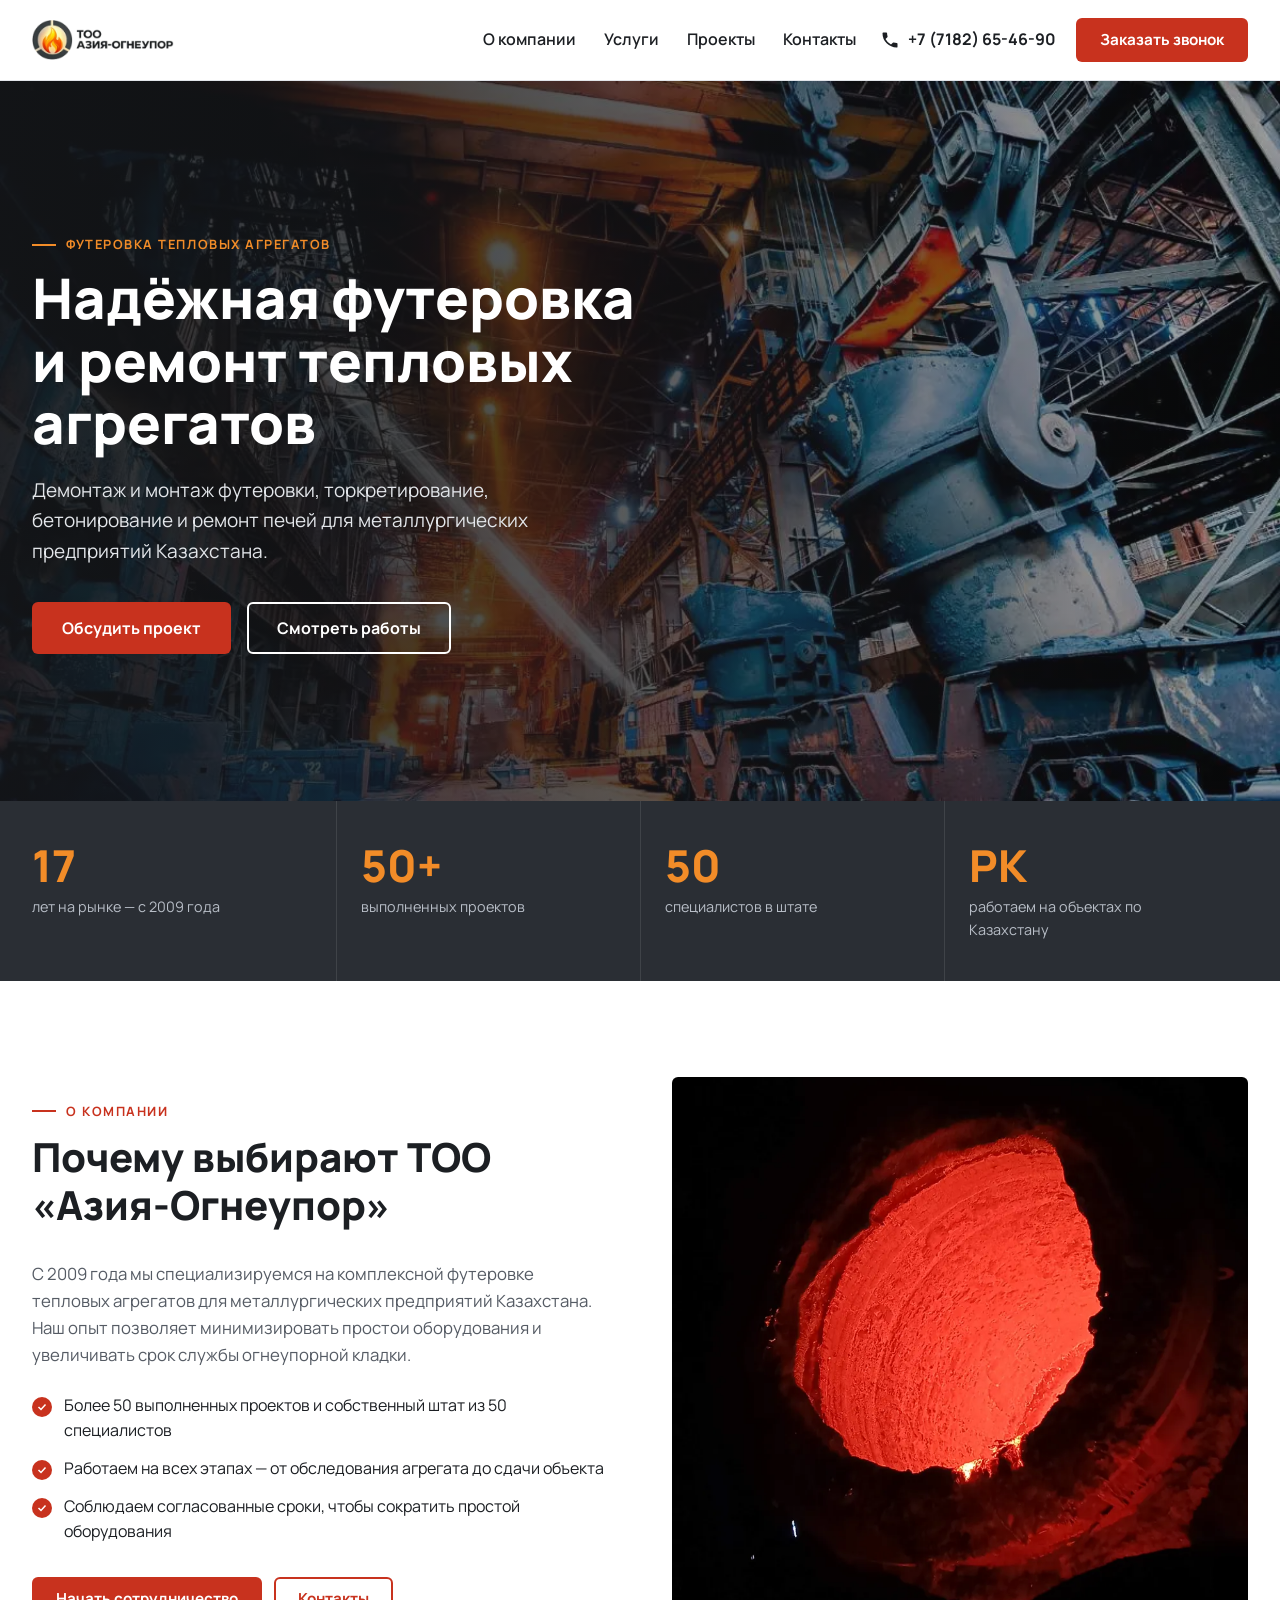
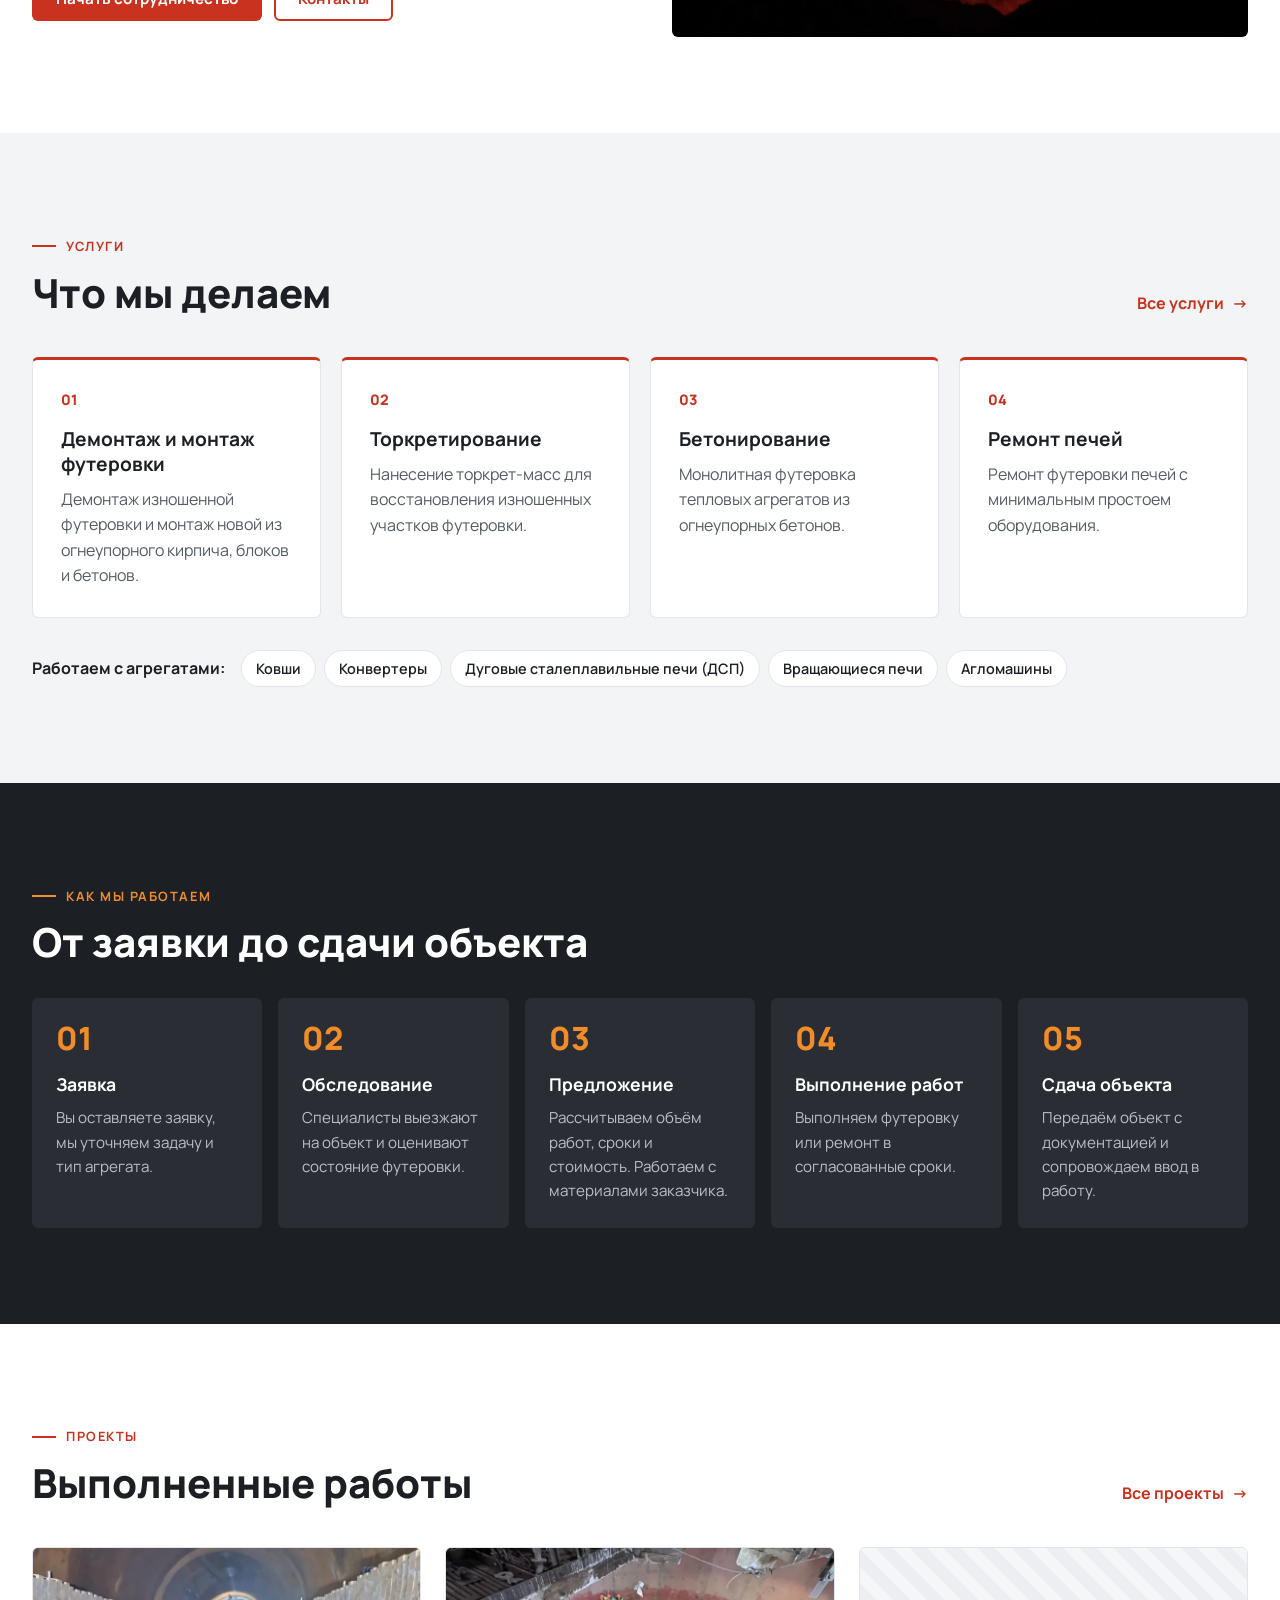
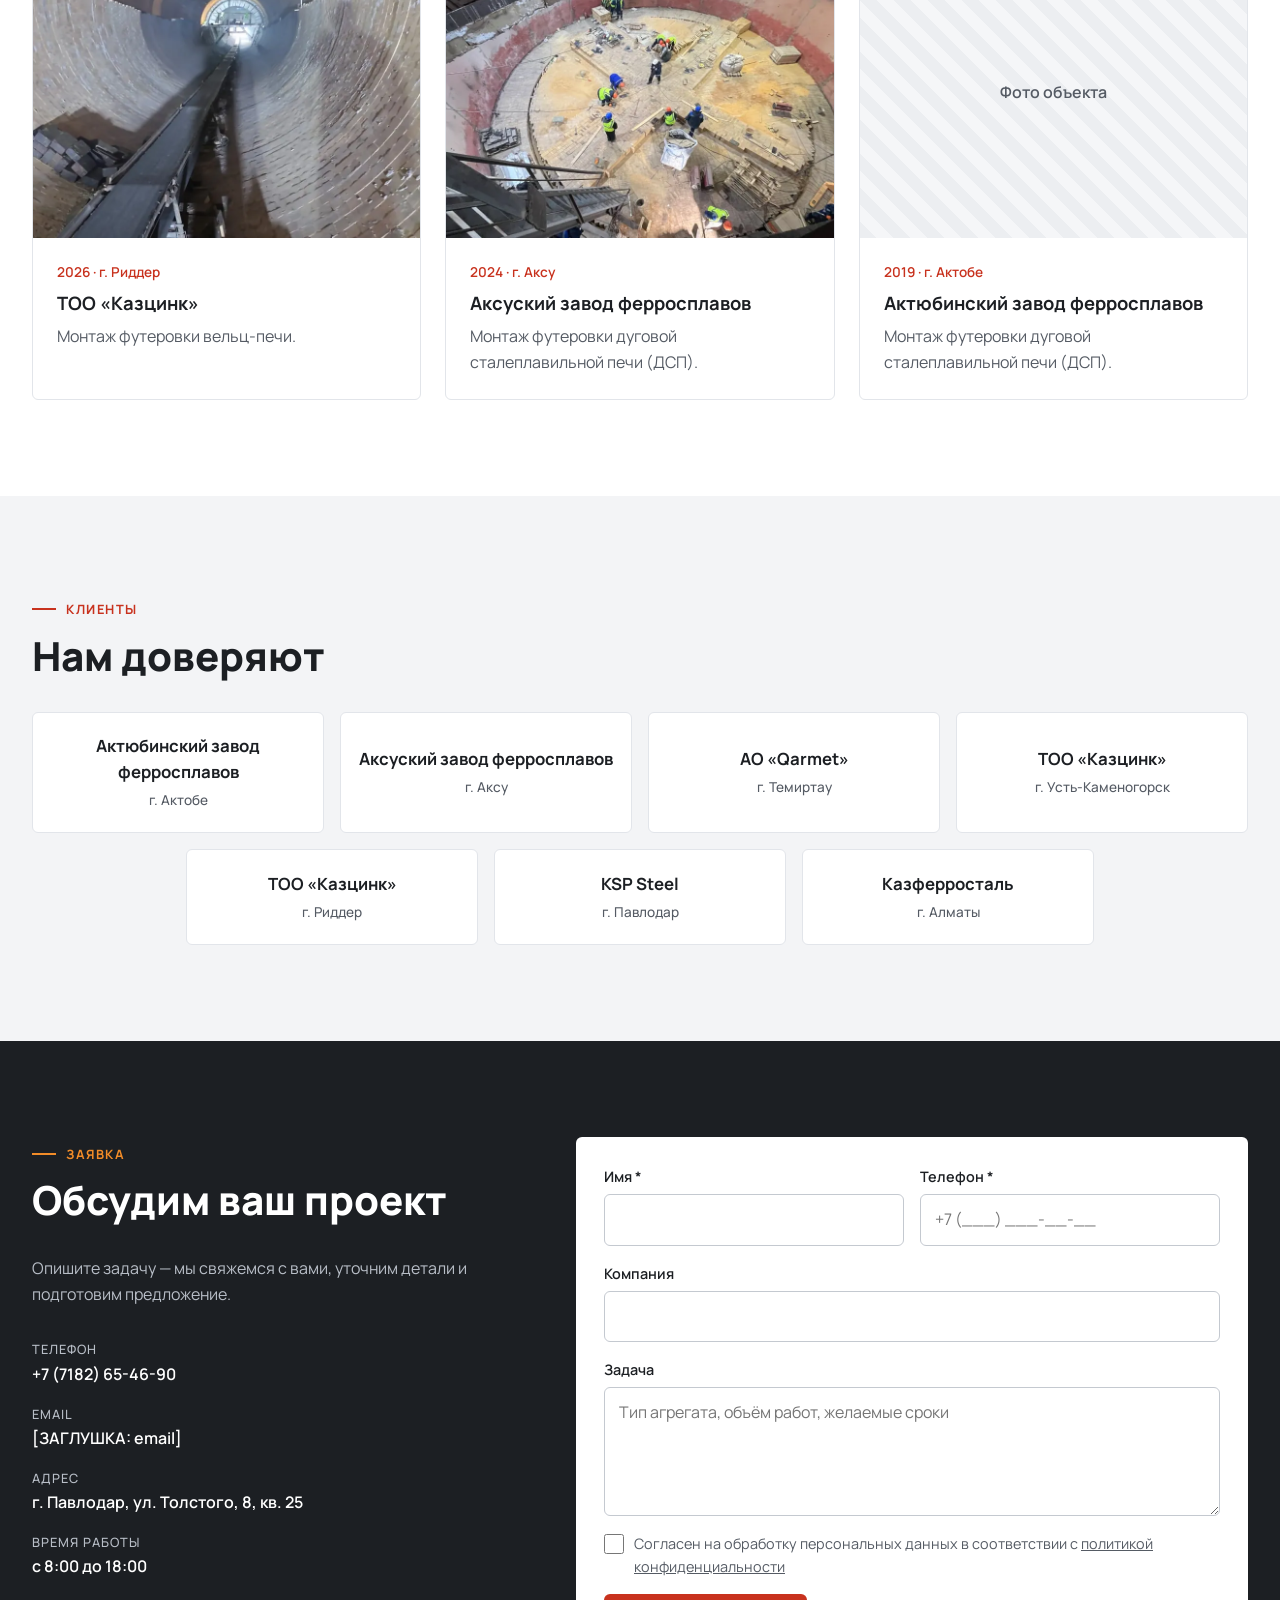
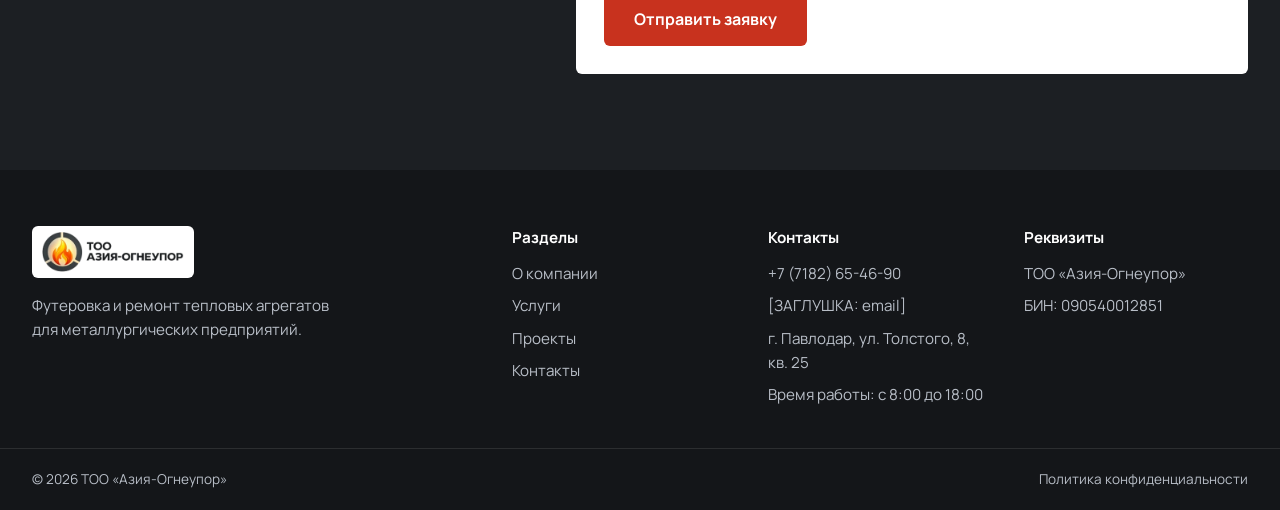
<file: index.html>
<!DOCTYPE html>
<html lang="ru">

<head>
  <meta charset="UTF-8">
  <meta name="viewport" content="width=device-width, initial-scale=1.0">
  <title>ТОО «Азия-Огнеупор» — футеровка и ремонт тепловых агрегатов</title>
  <meta name="description"
    content="Демонтаж и монтаж футеровки, торкретирование, бетонирование и ремонт печей для металлургических предприятий Казахстана. ТОО «Азия-Огнеупор» — с 2009 года.">
  <!-- [ЗАГЛУШКА: заменить https://example.kz на настоящий домен] -->
  <link rel="canonical" href="https://example.kz/">
  <meta property="og:type" content="website">
  <meta property="og:locale" content="ru_RU">
  <meta property="og:site_name" content="ТОО «Азия-Огнеупор»">
  <meta property="og:title" content="ТОО «Азия-Огнеупор» — футеровка и ремонт тепловых агрегатов">
  <meta property="og:description"
    content="Комплексные решения по монтажу огнеупорных материалов для металлургической отрасли.">
  <meta property="og:url" content="https://example.kz/">
  <meta property="og:image" content="https://example.kz/images/og-image.jpg">
  <meta name="theme-color" content="#1c1f23">
  <link rel="icon" type="image/png" href="images/favicon.png">
  <link rel="preconnect" href="https://fonts.googleapis.com">
  <link rel="preconnect" href="https://fonts.gstatic.com" crossorigin>
  <link href="https://fonts.googleapis.com/css2?family=Manrope:wght@400;500;600;700;800&display=swap"
    rel="stylesheet">
  <link rel="preload" as="image" href="images/hero-bg.webp" type="image/webp">
  <link rel="stylesheet" href="style.css">
  <script src="script.js" defer></script>
</head>

<body>
  <a class="skip-link" href="#main">Перейти к содержимому</a>

  <header class="header" id="header">
    <div class="container header__inner">
      <a href="index.html" class="logo" aria-label="ТОО «Азия-Огнеупор» — на главную">
        <img src="images/logo.webp" alt="" class="logo__img" width="177" height="50">
      </a>

      <nav class="nav" id="nav" aria-label="Основное меню">
        <ul class="nav__list">
          <li><a href="#about" class="nav__link">О компании</a></li>
          <li><a href="services.html" class="nav__link">Услуги</a></li>
          <li><a href="projects.html" class="nav__link">Проекты</a></li>
          <li><a href="contacts.html" class="nav__link">Контакты</a></li>
        </ul>
        <div class="nav__mobile-contacts">
          <a href="tel:+77182654690" class="nav__phone">+7 (7182) 65-46-90</a>
          <button type="button" class="btn btn--primary" data-modal-open="callback">Заказать звонок</button>
        </div>
      </nav>

      <div class="header__actions">
        <a href="tel:+77182654690" class="header__phone">
          <svg class="icon" width="20" height="20" viewBox="0 0 24 24" aria-hidden="true">
            <path fill="currentColor"
              d="M6.6 10.8a15.2 15.2 0 0 0 6.6 6.6l2.2-2.2a1 1 0 0 1 1-.25 11.4 11.4 0 0 0 3.6.57 1 1 0 0 1 1 1V20a1 1 0 0 1-1 1A17 17 0 0 1 3 4a1 1 0 0 1 1-1h3.5a1 1 0 0 1 1 1c0 1.25.2 2.45.57 3.57a1 1 0 0 1-.25 1z" />
          </svg>
          <span>+7 (7182) 65-46-90</span>
        </a>
        <button type="button" class="btn btn--primary header__btn" data-modal-open="callback">Заказать звонок</button>
        <button type="button" class="burger" id="burger" aria-label="Открыть меню" aria-expanded="false"
          aria-controls="nav">
          <span class="burger__line"></span>
        </button>
      </div>
    </div>
  </header>

  <main id="main">
    <!-- Первый экран -->
    <section class="hero">
      <picture class="hero__bg">
        <source srcset="images/hero-bg.webp" type="image/webp">
        <img src="images/hero-bg.jpg" alt="" width="1200" height="675" fetchpriority="high">
      </picture>
      <div class="container hero__inner">
        <p class="eyebrow eyebrow--light">Футеровка тепловых агрегатов</p>
        <h1 class="hero__title">Надёжная футеровка и&nbsp;ремонт тепловых агрегатов</h1>
        <p class="hero__subtitle">
          Демонтаж и монтаж футеровки, торкретирование, бетонирование и ремонт печей для металлургических предприятий
          Казахстана.
        </p>
        <div class="hero__buttons">
          <a href="#request" class="btn btn--primary btn--lg">Обсудить проект</a>
          <a href="projects.html" class="btn btn--ghost btn--lg">Смотреть работы</a>
        </div>
      </div>
    </section>

    <!-- Цифры -->
    <section class="facts" aria-label="Компания в цифрах">
      <div class="container facts__grid">
        <div class="fact">
          <!-- Число лет пересчитывается в script.js от даты основания -->
          <p class="fact__value" data-years-since="2009-05-22">17</p>
          <p class="fact__label">лет на рынке — с&nbsp;2009 года</p>
        </div>
        <div class="fact">
          <p class="fact__value">50+</p>
          <p class="fact__label">выполненных проектов</p>
        </div>
        <div class="fact">
          <p class="fact__value">50</p>
          <p class="fact__label">специалистов в штате</p>
        </div>
        <div class="fact">
          <p class="fact__value">РК</p>
          <p class="fact__label">работаем на объектах по Казахстану</p>
        </div>
      </div>
    </section>

    <!-- О компании -->
    <section class="section about" id="about">
      <div class="container about__inner">
        <div class="about__content">
          <p class="eyebrow">О компании</p>
          <h2 class="section__title">Почему выбирают ТОО «Азия-Огнеупор»</h2>
          <p class="about__text">
            С 2009 года мы специализируемся на комплексной футеровке тепловых агрегатов для металлургических
            предприятий Казахстана. Наш опыт позволяет минимизировать простои оборудования и увеличивать срок
            службы огнеупорной кладки.
          </p>
          <ul class="checklist">
            <li>Более 50 выполненных проектов и собственный штат из 50 специалистов</li>
            <li>Работаем на всех этапах — от обследования агрегата до сдачи объекта</li>
            <li>Соблюдаем согласованные сроки, чтобы сократить простой оборудования</li>
            <!-- [ЗАГЛУШКА: допуски, сертификаты, лицензии — пользователь дополнит позже] -->
          </ul>
          <div class="about__buttons">
            <a href="#request" class="btn btn--primary">Начать сотрудничество</a>
            <a href="contacts.html" class="btn btn--outline">Контакты</a>
          </div>
        </div>
        <div class="about__media">
          <picture>
            <source srcset="images/about-image.webp" type="image/webp">
            <img src="images/about-image-opt.jpg" alt="Сталеплавильный ковш с раскалённой футеровкой" width="900"
              height="1200" loading="lazy" decoding="async">
          </picture>
        </div>
      </div>
    </section>

    <!-- Услуги -->
    <section class="section section--gray" id="services">
      <div class="container">
        <div class="section__head">
          <div>
            <p class="eyebrow">Услуги</p>
            <h2 class="section__title">Что мы делаем</h2>
          </div>
          <a href="services.html" class="link-arrow">Все услуги</a>
        </div>
        <ul class="cards cards--4">
          <li class="card">
            <div class="card__icon" aria-hidden="true">01</div>
            <h3 class="card__title">Демонтаж и монтаж футеровки</h3>
            <p class="card__text">Демонтаж изношенной футеровки и монтаж новой из огнеупорного кирпича, блоков
              и бетонов.</p>
          </li>
          <li class="card">
            <div class="card__icon" aria-hidden="true">02</div>
            <h3 class="card__title">Торкретирование</h3>
            <p class="card__text">Нанесение торкрет-масс для восстановления изношенных участков футеровки.</p>
          </li>
          <li class="card">
            <div class="card__icon" aria-hidden="true">03</div>
            <h3 class="card__title">Бетонирование</h3>
            <p class="card__text">Монолитная футеровка тепловых агрегатов из огнеупорных бетонов.</p>
          </li>
          <li class="card">
            <div class="card__icon" aria-hidden="true">04</div>
            <h3 class="card__title">Ремонт печей</h3>
            <p class="card__text">Ремонт футеровки печей с минимальным простоем оборудования.</p>
          </li>
        </ul>
        <div class="tags">
          <p class="tags__title">Работаем с агрегатами:</p>
          <ul class="tags__list">
            <li class="tag">Ковши</li>
            <li class="tag">Конвертеры</li>
            <li class="tag">Дуговые сталеплавильные печи (ДСП)</li>
            <li class="tag">Вращающиеся печи</li>
            <li class="tag">Агломашины</li>
          </ul>
        </div>
      </div>
    </section>

    <!-- Этапы работы -->
    <section class="section section--dark">
      <div class="container">
        <p class="eyebrow eyebrow--light">Как мы работаем</p>
        <h2 class="section__title">От заявки до сдачи объекта</h2>
        <ol class="steps">
          <li class="step">
            <h3 class="step__title">Заявка</h3>
            <p class="step__text">Вы оставляете заявку, мы уточняем задачу и тип агрегата.</p>
          </li>
          <li class="step">
            <h3 class="step__title">Обследование</h3>
            <p class="step__text">Специалисты выезжают на объект и оценивают состояние футеровки.</p>
          </li>
          <li class="step">
            <h3 class="step__title">Предложение</h3>
            <p class="step__text">Рассчитываем объём работ, сроки и стоимость. Работаем с материалами заказчика.</p>
          </li>
          <li class="step">
            <h3 class="step__title">Выполнение работ</h3>
            <p class="step__text">Выполняем футеровку или ремонт в согласованные сроки.</p>
          </li>
          <li class="step">
            <h3 class="step__title">Сдача объекта</h3>
            <p class="step__text">Передаём объект с документацией и сопровождаем ввод в работу.</p>
          </li>
        </ol>
      </div>
    </section>

    <!-- Проекты -->
    <section class="section" id="projects">
      <div class="container">
        <div class="section__head">
          <div>
            <p class="eyebrow">Проекты</p>
            <h2 class="section__title">Выполненные работы</h2>
          </div>
          <a href="projects.html" class="link-arrow">Все проекты</a>
        </div>
        <ul class="projects">
          <li class="project">
            <picture class="project__media">
              <source srcset="images/project-ridder-2026.webp" type="image/webp">
              <img src="images/project-ridder-2026.jpg" alt="Новая кирпичная футеровка вельц-печи, ТОО «Казцинк», Риддер" width="800" height="600" loading="lazy"
                decoding="async">
            </picture>
            <div class="project__body">
              <p class="project__meta">2026 · г. Риддер</p>
              <h3 class="project__title">ТОО «Казцинк»</h3>
              <p class="project__text">Монтаж футеровки вельц-печи.</p>
            </div>
          </li>
          <li class="project">
            <picture class="project__media">
              <source srcset="images/project-aksu-2024.webp" type="image/webp">
              <img src="images/project-aksu-2024.jpg" alt="Монтаж футеровки подины ДСП, Аксуский завод ферросплавов" width="800" height="600" loading="lazy"
                decoding="async">
            </picture>
            <div class="project__body">
              <p class="project__meta">2024 · г. Аксу</p>
              <h3 class="project__title">Аксуский завод ферросплавов</h3>
              <p class="project__text">Монтаж футеровки дуговой сталеплавильной печи (ДСП).</p>
            </div>
          </li>
          <li class="project">
            <!-- [ЗАГЛУШКА: фото объекта — пользователь положит в images/] -->
            <div class="project__media project__media--placeholder">Фото объекта</div>
            <div class="project__body">
              <p class="project__meta">2019 · г. Актобе</p>
              <h3 class="project__title">Актюбинский завод ферросплавов</h3>
              <p class="project__text">Монтаж футеровки дуговой сталеплавильной печи (ДСП).</p>
            </div>
          </li>
        </ul>
      </div>
    </section>

    <!-- Клиенты и отзывы -->
    <section class="section section--gray">
      <div class="container">
        <p class="eyebrow">Клиенты</p>
        <h2 class="section__title">Нам доверяют</h2>
        <!-- [ЗАГЛУШКА: при наличии — логотипы клиентов вместо текста] -->
        <ul class="clients">
          <li class="clients__item">Актюбинский завод ферросплавов<span>г. Актобе</span></li>
          <li class="clients__item">Аксуский завод ферросплавов<span>г. Аксу</span></li>
          <li class="clients__item">АО «Qarmet»<span>г. Темиртау</span></li>
          <li class="clients__item">ТОО «Казцинк»<span>г. Усть-Каменогорск</span></li>
          <li class="clients__item">ТОО «Казцинк»<span>г. Риддер</span></li>
          <li class="clients__item">KSP Steel<span>г. Павлодар</span></li>
          <li class="clients__item">Казферросталь<span>г. Алматы</span></li>
        </ul>
        <!-- [ЗАГЛУШКА: благодарственные письма — сканов пока нет, блок скрыт до их появления]
        <div class="reviews">
          <blockquote class="review">
            <p class="review__text">Текст благодарственного письма</p>
            <footer class="review__author">ФИО, должность<br><span>Компания</span></footer>
          </blockquote>
        </div>
        -->
      </div>
    </section>

    <!-- Заявка -->
    <section class="section request" id="request">
      <div class="container request__inner">
        <div class="request__info">
          <p class="eyebrow eyebrow--light">Заявка</p>
          <h2 class="section__title">Обсудим ваш проект</h2>
          <p class="request__text">Опишите задачу — мы свяжемся с вами, уточним детали и подготовим предложение.</p>
          <ul class="contact-list">
            <!-- [ЗАГЛУШКА: email компании] -->
            <li><span>Телефон</span><a href="tel:+77182654690">+7 (7182) 65-46-90</a></li>
            <li><span>Email</span>[ЗАГЛУШКА: email]</li>
            <li><span>Адрес</span>г. Павлодар, ул. Толстого, 8, кв. 25</li>
            <li><span>Время работы</span>с&nbsp;8:00 до&nbsp;18:00</li>
          </ul>
        </div>

        <form class="form" data-form novalidate>
          <div class="form__row">
            <label class="field">
              <span class="field__label">Имя *</span>
              <input class="field__input" type="text" name="name" autocomplete="name" required maxlength="100">
              <span class="field__error" aria-live="polite"></span>
            </label>
            <label class="field">
              <span class="field__label">Телефон *</span>
              <input class="field__input" type="tel" name="phone" autocomplete="tel" required
                placeholder="+7 (___) ___-__-__" maxlength="20">
              <span class="field__error" aria-live="polite"></span>
            </label>
          </div>
          <label class="field">
            <span class="field__label">Компания</span>
            <input class="field__input" type="text" name="company" autocomplete="organization" maxlength="150">
          </label>
          <label class="field">
            <span class="field__label">Задача</span>
            <textarea class="field__input" name="message" rows="4" maxlength="2000"
              placeholder="Тип агрегата, объём работ, желаемые сроки"></textarea>
          </label>
          <label class="checkbox">
            <input type="checkbox" name="consent" required>
            <span>Согласен на обработку персональных данных в соответствии с
              <a href="#"><!-- [ЗАГЛУШКА: страница политики — на этапе запуска] -->политикой конфиденциальности</a></span>
          </label>
          <span class="field__error" data-consent-error aria-live="polite"></span>
          <button type="submit" class="btn btn--primary btn--lg form__submit">Отправить заявку</button>
          <p class="form__status" role="status"></p>
        </form>
      </div>
    </section>
  </main>

  <footer class="footer">
    <div class="container footer__inner">
      <div class="footer__col footer__brand">
        <img src="images/logo.webp" alt="ТОО «Азия-Огнеупор»" class="footer__logo" width="177" height="50"
          loading="lazy">
        <p>Футеровка и ремонт тепловых агрегатов для металлургических предприятий.</p>
      </div>
      <nav class="footer__col" aria-label="Меню в подвале">
        <p class="footer__title">Разделы</p>
        <ul class="footer__list">
          <li><a href="#about">О компании</a></li>
          <li><a href="services.html">Услуги</a></li>
          <li><a href="projects.html">Проекты</a></li>
          <li><a href="contacts.html">Контакты</a></li>
        </ul>
      </nav>
      <div class="footer__col">
        <p class="footer__title">Контакты</p>
        <!-- [ЗАГЛУШКА: email компании] -->
        <ul class="footer__list">
          <li><a href="tel:+77182654690">+7 (7182) 65-46-90</a></li>
          <li>[ЗАГЛУШКА: email]</li>
          <li>г. Павлодар, ул. Толстого, 8, кв. 25</li>
          <li>Время работы: с&nbsp;8:00 до&nbsp;18:00</li>
        </ul>
      </div>
      <div class="footer__col">
        <p class="footer__title">Реквизиты</p>
        <ul class="footer__list">
          <li>ТОО «Азия-Огнеупор»</li>
          <li>БИН: 090540012851</li>
        </ul>
      </div>
    </div>
    <div class="container footer__bottom">
      <p>© <span data-year>2026</span> ТОО «Азия-Огнеупор»</p>
      <!-- [ЗАГЛУШКА: страница политики — на этапе запуска] -->
      <a href="#">Политика конфиденциальности</a>
    </div>
  </footer>

  <!-- Окно «Заказать звонок» -->
  <dialog class="modal" id="callback" aria-labelledby="callback-title">
    <button type="button" class="modal__close" data-modal-close aria-label="Закрыть">&times;</button>
    <h2 class="modal__title" id="callback-title">Заказать звонок</h2>
    <p class="modal__text">Оставьте номер — перезвоним в рабочее время.</p>
    <form class="form" data-form novalidate>
      <label class="field">
        <span class="field__label">Имя *</span>
        <input class="field__input" type="text" name="name" autocomplete="name" required maxlength="100">
        <span class="field__error" aria-live="polite"></span>
      </label>
      <label class="field">
        <span class="field__label">Телефон *</span>
        <input class="field__input" type="tel" name="phone" autocomplete="tel" required
          placeholder="+7 (___) ___-__-__" maxlength="20">
        <span class="field__error" aria-live="polite"></span>
      </label>
      <label class="checkbox">
        <input type="checkbox" name="consent" required>
        <span>Согласен на обработку персональных данных</span>
      </label>
      <span class="field__error" data-consent-error aria-live="polite"></span>
      <button type="submit" class="btn btn--primary btn--lg form__submit">Жду звонка</button>
      <p class="form__status" role="status"></p>
    </form>
  </dialog>
</body>

</html>
</file>
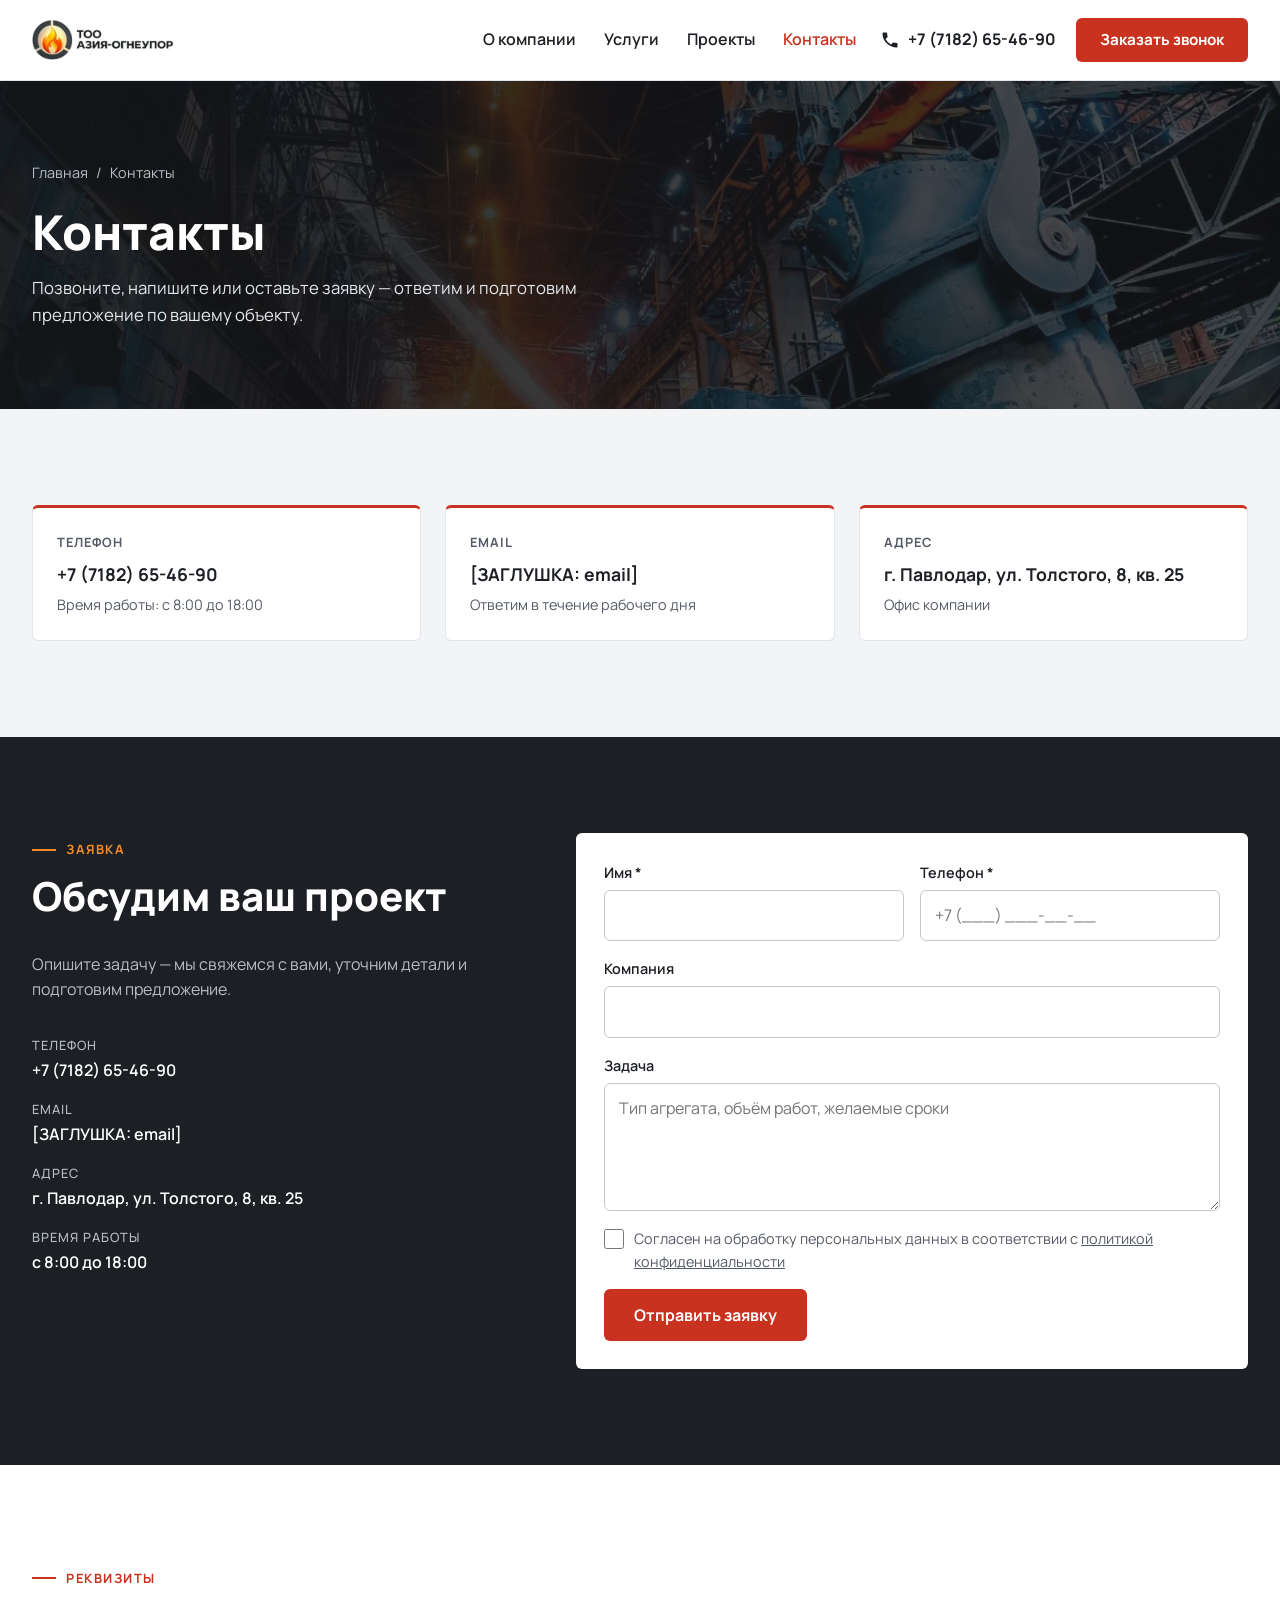
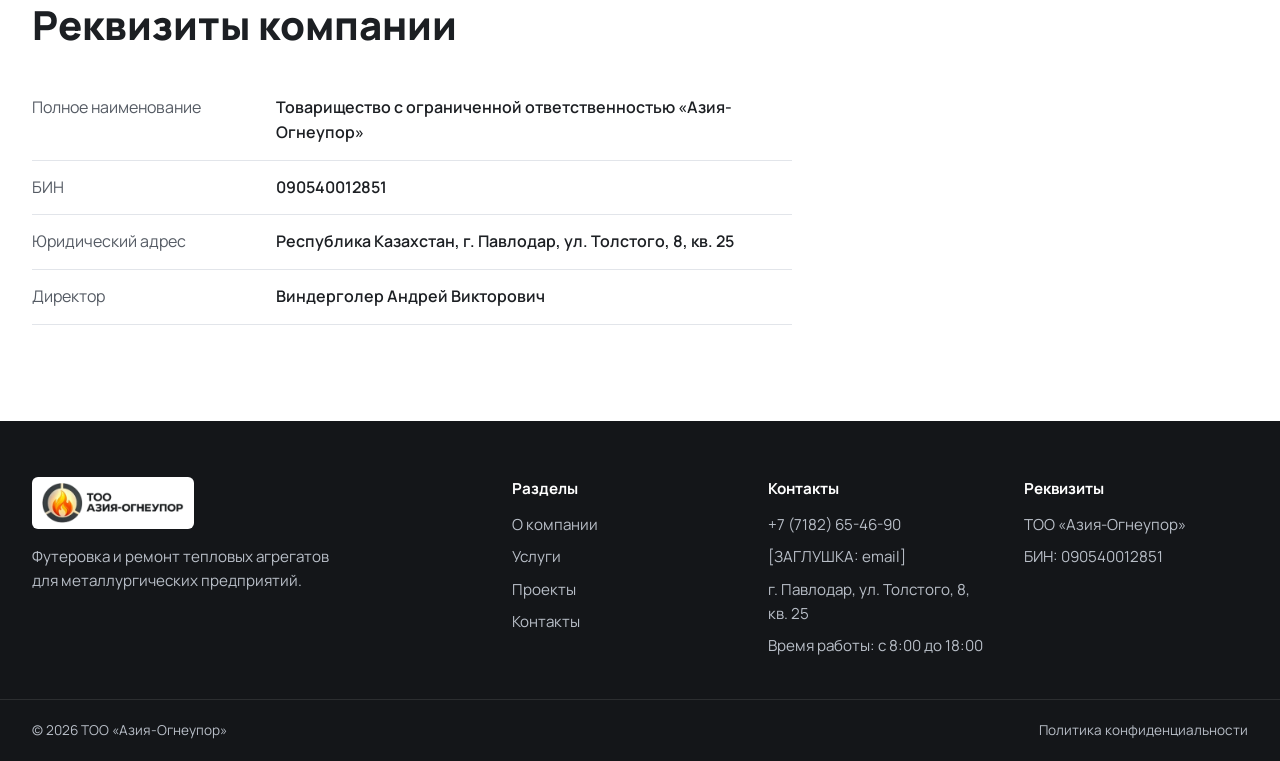
<file: contacts.html>
<!DOCTYPE html>
<html lang="ru">

<head>
  <meta charset="UTF-8">
  <meta name="viewport" content="width=device-width, initial-scale=1.0">
  <title>Контакты — ТОО «Азия-Огнеупор»</title>
  <meta name="description"
    content="Контакты ТОО «Азия-Огнеупор»: телефон, email, адрес и реквизиты. Оставьте заявку на футеровку или ремонт теплового агрегата.">
  <!-- [ЗАГЛУШКА: заменить https://example.kz на настоящий домен] -->
  <link rel="canonical" href="https://example.kz/contacts.html">
  <meta property="og:type" content="website">
  <meta property="og:locale" content="ru_RU">
  <meta property="og:site_name" content="ТОО «Азия-Огнеупор»">
  <meta property="og:title" content="Контакты — ТОО «Азия-Огнеупор»">
  <meta property="og:description" content="Телефон, email, адрес и форма заявки.">
  <meta property="og:url" content="https://example.kz/contacts.html">
  <meta property="og:image" content="https://example.kz/images/og-image.jpg">
  <meta name="theme-color" content="#1c1f23">
  <link rel="icon" type="image/png" href="images/favicon.png">
  <link rel="preconnect" href="https://fonts.googleapis.com">
  <link rel="preconnect" href="https://fonts.gstatic.com" crossorigin>
  <link href="https://fonts.googleapis.com/css2?family=Manrope:wght@400;500;600;700;800&display=swap"
    rel="stylesheet">
  <link rel="stylesheet" href="style.css">
  <script src="script.js" defer></script>
</head>

<body>
  <a class="skip-link" href="#main">Перейти к содержимому</a>

  <header class="header" id="header">
    <div class="container header__inner">
      <a href="index.html" class="logo" aria-label="ТОО «Азия-Огнеупор» — на главную">
        <img src="images/logo.webp" alt="" class="logo__img" width="177" height="50">
      </a>

      <nav class="nav" id="nav" aria-label="Основное меню">
        <ul class="nav__list">
          <li><a href="index.html#about" class="nav__link">О компании</a></li>
          <li><a href="services.html" class="nav__link">Услуги</a></li>
          <li><a href="projects.html" class="nav__link">Проекты</a></li>
          <li><a href="contacts.html" class="nav__link" aria-current="page">Контакты</a></li>
        </ul>
        <div class="nav__mobile-contacts">
          <a href="tel:+77182654690" class="nav__phone">+7 (7182) 65-46-90</a>
          <button type="button" class="btn btn--primary" data-modal-open="callback">Заказать звонок</button>
        </div>
      </nav>

      <div class="header__actions">
        <a href="tel:+77182654690" class="header__phone">
          <svg class="icon" width="20" height="20" viewBox="0 0 24 24" aria-hidden="true">
            <path fill="currentColor"
              d="M6.6 10.8a15.2 15.2 0 0 0 6.6 6.6l2.2-2.2a1 1 0 0 1 1-.25 11.4 11.4 0 0 0 3.6.57 1 1 0 0 1 1 1V20a1 1 0 0 1-1 1A17 17 0 0 1 3 4a1 1 0 0 1 1-1h3.5a1 1 0 0 1 1 1c0 1.25.2 2.45.57 3.57a1 1 0 0 1-.25 1z" />
          </svg>
          <span>+7 (7182) 65-46-90</span>
        </a>
        <button type="button" class="btn btn--primary header__btn" data-modal-open="callback">Заказать звонок</button>
        <button type="button" class="burger" id="burger" aria-label="Открыть меню" aria-expanded="false"
          aria-controls="nav">
          <span class="burger__line"></span>
        </button>
      </div>
    </div>
  </header>

  <main id="main">
    <section class="page-hero">
      <div class="container">
        <nav aria-label="Хлебные крошки">
          <ol class="breadcrumbs">
            <li><a href="index.html">Главная</a></li>
            <li aria-current="page">Контакты</li>
          </ol>
        </nav>
        <h1 class="page-hero__title">Контакты</h1>
        <p class="page-hero__text">Позвоните, напишите или оставьте заявку — ответим и подготовим предложение по
          вашему объекту.</p>
      </div>
    </section>

    <section class="section section--gray">
      <div class="container">
        <!-- [ЗАГЛУШКА: email компании] -->
        <ul class="contacts-grid">
          <li class="contact-card">
            <p class="contact-card__label">Телефон</p>
            <p class="contact-card__value"><a href="tel:+77182654690">+7 (7182) 65-46-90</a></p>
            <p class="contact-card__note">Время работы: с&nbsp;8:00 до&nbsp;18:00</p>
          </li>
          <li class="contact-card">
            <p class="contact-card__label">Email</p>
            <p class="contact-card__value">[ЗАГЛУШКА: email]</p>
            <p class="contact-card__note">Ответим в течение рабочего дня</p>
          </li>
          <li class="contact-card">
            <p class="contact-card__label">Адрес</p>
            <p class="contact-card__value">г. Павлодар, ул. Толстого, 8, кв. 25</p>
            <p class="contact-card__note">Офис компании</p>
          </li>
        </ul>
        <!-- [ЗАГЛУШКА: карта 2ГИС/Яндекс — подключить на этапе запуска сайта, блок скрыт]
        <div class="map">
          <div class="placeholder-media">Карта</div>
        </div>
        -->
      </div>
    </section>

    <!-- Заявка -->
    <section class="section request" id="request">
      <div class="container request__inner">
        <div class="request__info">
          <p class="eyebrow eyebrow--light">Заявка</p>
          <h2 class="section__title">Обсудим ваш проект</h2>
          <p class="request__text">Опишите задачу — мы свяжемся с вами, уточним детали и подготовим предложение.</p>
          <ul class="contact-list">
            <!-- [ЗАГЛУШКА: email компании] -->
            <li><span>Телефон</span><a href="tel:+77182654690">+7 (7182) 65-46-90</a></li>
            <li><span>Email</span>[ЗАГЛУШКА: email]</li>
            <li><span>Адрес</span>г. Павлодар, ул. Толстого, 8, кв. 25</li>
            <li><span>Время работы</span>с&nbsp;8:00 до&nbsp;18:00</li>
          </ul>
        </div>

        <form class="form" data-form novalidate>
          <div class="form__row">
            <label class="field">
              <span class="field__label">Имя *</span>
              <input class="field__input" type="text" name="name" autocomplete="name" required maxlength="100">
              <span class="field__error" aria-live="polite"></span>
            </label>
            <label class="field">
              <span class="field__label">Телефон *</span>
              <input class="field__input" type="tel" name="phone" autocomplete="tel" required
                placeholder="+7 (___) ___-__-__" maxlength="20">
              <span class="field__error" aria-live="polite"></span>
            </label>
          </div>
          <label class="field">
            <span class="field__label">Компания</span>
            <input class="field__input" type="text" name="company" autocomplete="organization" maxlength="150">
          </label>
          <label class="field">
            <span class="field__label">Задача</span>
            <textarea class="field__input" name="message" rows="4" maxlength="2000"
              placeholder="Тип агрегата, объём работ, желаемые сроки"></textarea>
          </label>
          <label class="checkbox">
            <input type="checkbox" name="consent" required>
            <span>Согласен на обработку персональных данных в соответствии с
              <a href="#"><!-- [ЗАГЛУШКА: страница политики — на этапе запуска] -->политикой конфиденциальности</a></span>
          </label>
          <span class="field__error" data-consent-error aria-live="polite"></span>
          <button type="submit" class="btn btn--primary btn--lg form__submit">Отправить заявку</button>
          <p class="form__status" role="status"></p>
        </form>
      </div>
    </section>

    <section class="section">
      <div class="container">
        <p class="eyebrow">Реквизиты</p>
        <h2 class="section__title">Реквизиты компании</h2>
        <dl class="requisites">
          <div>
            <dt>Полное наименование</dt>
            <dd>Товарищество с ограниченной ответственностью «Азия-Огнеупор»</dd>
          </div>
          <div>
            <dt>БИН</dt>
            <dd>090540012851</dd>
          </div>
          <div>
            <dt>Юридический адрес</dt>
            <dd>Республика Казахстан, г. Павлодар, ул. Толстого, 8, кв. 25</dd>
          </div>
          <div>
            <dt>Директор</dt>
            <dd>Виндерголер Андрей Викторович</dd>
          </div>
        </dl>
      </div>
    </section>
  </main>

  <footer class="footer">
    <div class="container footer__inner">
      <div class="footer__col footer__brand">
        <img src="images/logo.webp" alt="ТОО «Азия-Огнеупор»" class="footer__logo" width="177" height="50"
          loading="lazy">
        <p>Футеровка и ремонт тепловых агрегатов для металлургических предприятий.</p>
      </div>
      <nav class="footer__col" aria-label="Меню в подвале">
        <p class="footer__title">Разделы</p>
        <ul class="footer__list">
          <li><a href="index.html#about">О компании</a></li>
          <li><a href="services.html">Услуги</a></li>
          <li><a href="projects.html">Проекты</a></li>
          <li><a href="contacts.html">Контакты</a></li>
        </ul>
      </nav>
      <div class="footer__col">
        <p class="footer__title">Контакты</p>
        <!-- [ЗАГЛУШКА: email компании] -->
        <ul class="footer__list">
          <li><a href="tel:+77182654690">+7 (7182) 65-46-90</a></li>
          <li>[ЗАГЛУШКА: email]</li>
          <li>г. Павлодар, ул. Толстого, 8, кв. 25</li>
          <li>Время работы: с&nbsp;8:00 до&nbsp;18:00</li>
        </ul>
      </div>
      <div class="footer__col">
        <p class="footer__title">Реквизиты</p>
        <ul class="footer__list">
          <li>ТОО «Азия-Огнеупор»</li>
          <li>БИН: 090540012851</li>
        </ul>
      </div>
    </div>
    <div class="container footer__bottom">
      <p>© <span data-year>2026</span> ТОО «Азия-Огнеупор»</p>
      <!-- [ЗАГЛУШКА: страница политики — на этапе запуска] -->
      <a href="#">Политика конфиденциальности</a>
    </div>
  </footer>

  <!-- Окно «Заказать звонок» -->
  <dialog class="modal" id="callback" aria-labelledby="callback-title">
    <button type="button" class="modal__close" data-modal-close aria-label="Закрыть">&times;</button>
    <h2 class="modal__title" id="callback-title">Заказать звонок</h2>
    <p class="modal__text">Оставьте номер — перезвоним в рабочее время.</p>
    <form class="form" data-form novalidate>
      <label class="field">
        <span class="field__label">Имя *</span>
        <input class="field__input" type="text" name="name" autocomplete="name" required maxlength="100">
        <span class="field__error" aria-live="polite"></span>
      </label>
      <label class="field">
        <span class="field__label">Телефон *</span>
        <input class="field__input" type="tel" name="phone" autocomplete="tel" required
          placeholder="+7 (___) ___-__-__" maxlength="20">
        <span class="field__error" aria-live="polite"></span>
      </label>
      <label class="checkbox">
        <input type="checkbox" name="consent" required>
        <span>Согласен на обработку персональных данных</span>
      </label>
      <span class="field__error" data-consent-error aria-live="polite"></span>
      <button type="submit" class="btn btn--primary btn--lg form__submit">Жду звонка</button>
      <p class="form__status" role="status"></p>
    </form>
  </dialog>
</body>

</html>
</file>
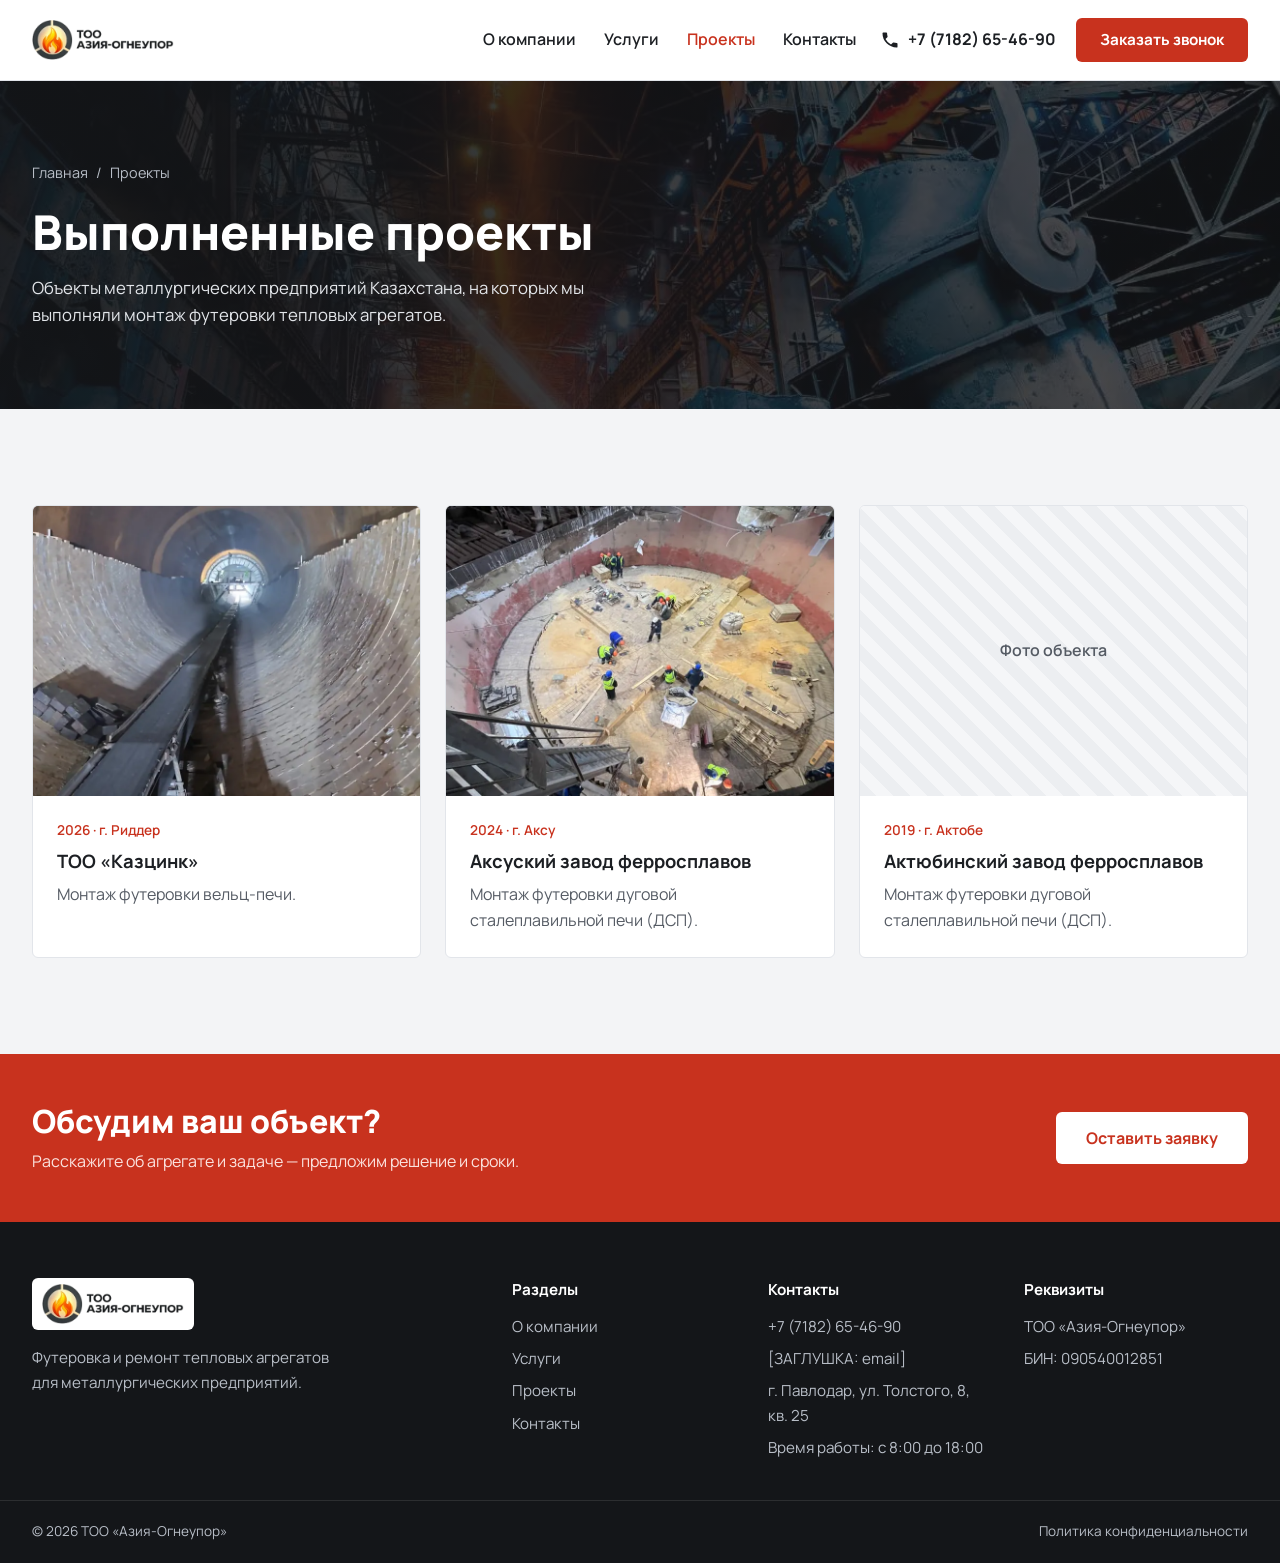
<file: projects.html>
<!DOCTYPE html>
<html lang="ru">

<head>
  <meta charset="UTF-8">
  <meta name="viewport" content="width=device-width, initial-scale=1.0">
  <title>Проекты — выполненные работы по футеровке | ТОО «Азия-Огнеупор»</title>
  <meta name="description"
    content="Выполненные проекты ТОО «Азия-Огнеупор»: футеровка, ремонт и монтаж огнеупоров на металлургических предприятиях.">
  <!-- [ЗАГЛУШКА: заменить https://example.kz на настоящий домен] -->
  <link rel="canonical" href="https://example.kz/projects.html">
  <meta property="og:type" content="website">
  <meta property="og:locale" content="ru_RU">
  <meta property="og:site_name" content="ТОО «Азия-Огнеупор»">
  <meta property="og:title" content="Проекты — ТОО «Азия-Огнеупор»">
  <meta property="og:description" content="Выполненные работы по футеровке тепловых агрегатов.">
  <meta property="og:url" content="https://example.kz/projects.html">
  <meta property="og:image" content="https://example.kz/images/og-image.jpg">
  <meta name="theme-color" content="#1c1f23">
  <link rel="icon" type="image/png" href="images/favicon.png">
  <link rel="preconnect" href="https://fonts.googleapis.com">
  <link rel="preconnect" href="https://fonts.gstatic.com" crossorigin>
  <link href="https://fonts.googleapis.com/css2?family=Manrope:wght@400;500;600;700;800&display=swap"
    rel="stylesheet">
  <link rel="stylesheet" href="style.css">
  <script src="script.js" defer></script>
</head>

<body>
  <a class="skip-link" href="#main">Перейти к содержимому</a>

  <header class="header" id="header">
    <div class="container header__inner">
      <a href="index.html" class="logo" aria-label="ТОО «Азия-Огнеупор» — на главную">
        <img src="images/logo.webp" alt="" class="logo__img" width="177" height="50">
      </a>

      <nav class="nav" id="nav" aria-label="Основное меню">
        <ul class="nav__list">
          <li><a href="index.html#about" class="nav__link">О компании</a></li>
          <li><a href="services.html" class="nav__link">Услуги</a></li>
          <li><a href="projects.html" class="nav__link" aria-current="page">Проекты</a></li>
          <li><a href="contacts.html" class="nav__link">Контакты</a></li>
        </ul>
        <div class="nav__mobile-contacts">
          <a href="tel:+77182654690" class="nav__phone">+7 (7182) 65-46-90</a>
          <button type="button" class="btn btn--primary" data-modal-open="callback">Заказать звонок</button>
        </div>
      </nav>

      <div class="header__actions">
        <a href="tel:+77182654690" class="header__phone">
          <svg class="icon" width="20" height="20" viewBox="0 0 24 24" aria-hidden="true">
            <path fill="currentColor"
              d="M6.6 10.8a15.2 15.2 0 0 0 6.6 6.6l2.2-2.2a1 1 0 0 1 1-.25 11.4 11.4 0 0 0 3.6.57 1 1 0 0 1 1 1V20a1 1 0 0 1-1 1A17 17 0 0 1 3 4a1 1 0 0 1 1-1h3.5a1 1 0 0 1 1 1c0 1.25.2 2.45.57 3.57a1 1 0 0 1-.25 1z" />
          </svg>
          <span>+7 (7182) 65-46-90</span>
        </a>
        <button type="button" class="btn btn--primary header__btn" data-modal-open="callback">Заказать звонок</button>
        <button type="button" class="burger" id="burger" aria-label="Открыть меню" aria-expanded="false"
          aria-controls="nav">
          <span class="burger__line"></span>
        </button>
      </div>
    </div>
  </header>

  <main id="main">
    <section class="page-hero">
      <div class="container">
        <nav aria-label="Хлебные крошки">
          <ol class="breadcrumbs">
            <li><a href="index.html">Главная</a></li>
            <li aria-current="page">Проекты</li>
          </ol>
        </nav>
        <h1 class="page-hero__title">Выполненные проекты</h1>
        <p class="page-hero__text">Объекты металлургических предприятий Казахстана, на которых мы выполняли монтаж
          футеровки тепловых агрегатов.</p>
      </div>
    </section>

    <section class="section section--gray">
      <div class="container">
        <!-- Фильтр по видам работ вернуть, когда появятся проекты разных категорий (см. script.js) -->
        <ul class="projects" data-projects>
          <li class="project" data-category="mounting">
            <picture class="project__media">
              <source srcset="images/project-ridder-2026.webp" type="image/webp">
              <img src="images/project-ridder-2026.jpg" alt="Новая кирпичная футеровка вельц-печи, ТОО «Казцинк», Риддер" width="800" height="600" loading="lazy"
                decoding="async">
            </picture>
            <div class="project__body">
              <p class="project__meta">2026 · г. Риддер</p>
              <h2 class="project__title">ТОО «Казцинк»</h2>
              <p class="project__text">Монтаж футеровки вельц-печи.</p>
            </div>
          </li>
          <li class="project" data-category="mounting">
            <picture class="project__media">
              <source srcset="images/project-aksu-2024.webp" type="image/webp">
              <img src="images/project-aksu-2024.jpg" alt="Монтаж футеровки подины ДСП, Аксуский завод ферросплавов" width="800" height="600" loading="lazy"
                decoding="async">
            </picture>
            <div class="project__body">
              <p class="project__meta">2024 · г. Аксу</p>
              <h2 class="project__title">Аксуский завод ферросплавов</h2>
              <p class="project__text">Монтаж футеровки дуговой сталеплавильной печи (ДСП).</p>
            </div>
          </li>
          <li class="project" data-category="mounting">
            <!-- [ЗАГЛУШКА: фото объекта — пользователь положит в images/] -->
            <div class="project__media project__media--placeholder">Фото объекта</div>
            <div class="project__body">
              <p class="project__meta">2019 · г. Актобе</p>
              <h2 class="project__title">Актюбинский завод ферросплавов</h2>
              <p class="project__text">Монтаж футеровки дуговой сталеплавильной печи (ДСП).</p>
            </div>
          </li>
        </ul>
      </div>
    </section>

    <section class="cta-band">
      <div class="container cta-band__inner">
        <div>
          <h2 class="cta-band__title">Обсудим ваш объект?</h2>
          <p class="cta-band__text">Расскажите об агрегате и задаче — предложим решение и сроки.</p>
        </div>
        <a href="contacts.html#request" class="btn btn--light btn--lg">Оставить заявку</a>
      </div>
    </section>
  </main>

  <footer class="footer">
    <div class="container footer__inner">
      <div class="footer__col footer__brand">
        <img src="images/logo.webp" alt="ТОО «Азия-Огнеупор»" class="footer__logo" width="177" height="50"
          loading="lazy">
        <p>Футеровка и ремонт тепловых агрегатов для металлургических предприятий.</p>
      </div>
      <nav class="footer__col" aria-label="Меню в подвале">
        <p class="footer__title">Разделы</p>
        <ul class="footer__list">
          <li><a href="index.html#about">О компании</a></li>
          <li><a href="services.html">Услуги</a></li>
          <li><a href="projects.html">Проекты</a></li>
          <li><a href="contacts.html">Контакты</a></li>
        </ul>
      </nav>
      <div class="footer__col">
        <p class="footer__title">Контакты</p>
        <!-- [ЗАГЛУШКА: email компании] -->
        <ul class="footer__list">
          <li><a href="tel:+77182654690">+7 (7182) 65-46-90</a></li>
          <li>[ЗАГЛУШКА: email]</li>
          <li>г. Павлодар, ул. Толстого, 8, кв. 25</li>
          <li>Время работы: с&nbsp;8:00 до&nbsp;18:00</li>
        </ul>
      </div>
      <div class="footer__col">
        <p class="footer__title">Реквизиты</p>
        <ul class="footer__list">
          <li>ТОО «Азия-Огнеупор»</li>
          <li>БИН: 090540012851</li>
        </ul>
      </div>
    </div>
    <div class="container footer__bottom">
      <p>© <span data-year>2026</span> ТОО «Азия-Огнеупор»</p>
      <!-- [ЗАГЛУШКА: страница политики — на этапе запуска] -->
      <a href="#">Политика конфиденциальности</a>
    </div>
  </footer>

  <!-- Окно «Заказать звонок» -->
  <dialog class="modal" id="callback" aria-labelledby="callback-title">
    <button type="button" class="modal__close" data-modal-close aria-label="Закрыть">&times;</button>
    <h2 class="modal__title" id="callback-title">Заказать звонок</h2>
    <p class="modal__text">Оставьте номер — перезвоним в рабочее время.</p>
    <form class="form" data-form novalidate>
      <label class="field">
        <span class="field__label">Имя *</span>
        <input class="field__input" type="text" name="name" autocomplete="name" required maxlength="100">
        <span class="field__error" aria-live="polite"></span>
      </label>
      <label class="field">
        <span class="field__label">Телефон *</span>
        <input class="field__input" type="tel" name="phone" autocomplete="tel" required
          placeholder="+7 (___) ___-__-__" maxlength="20">
        <span class="field__error" aria-live="polite"></span>
      </label>
      <label class="checkbox">
        <input type="checkbox" name="consent" required>
        <span>Согласен на обработку персональных данных</span>
      </label>
      <span class="field__error" data-consent-error aria-live="polite"></span>
      <button type="submit" class="btn btn--primary btn--lg form__submit">Жду звонка</button>
      <p class="form__status" role="status"></p>
    </form>
  </dialog>
</body>

</html>
</file>
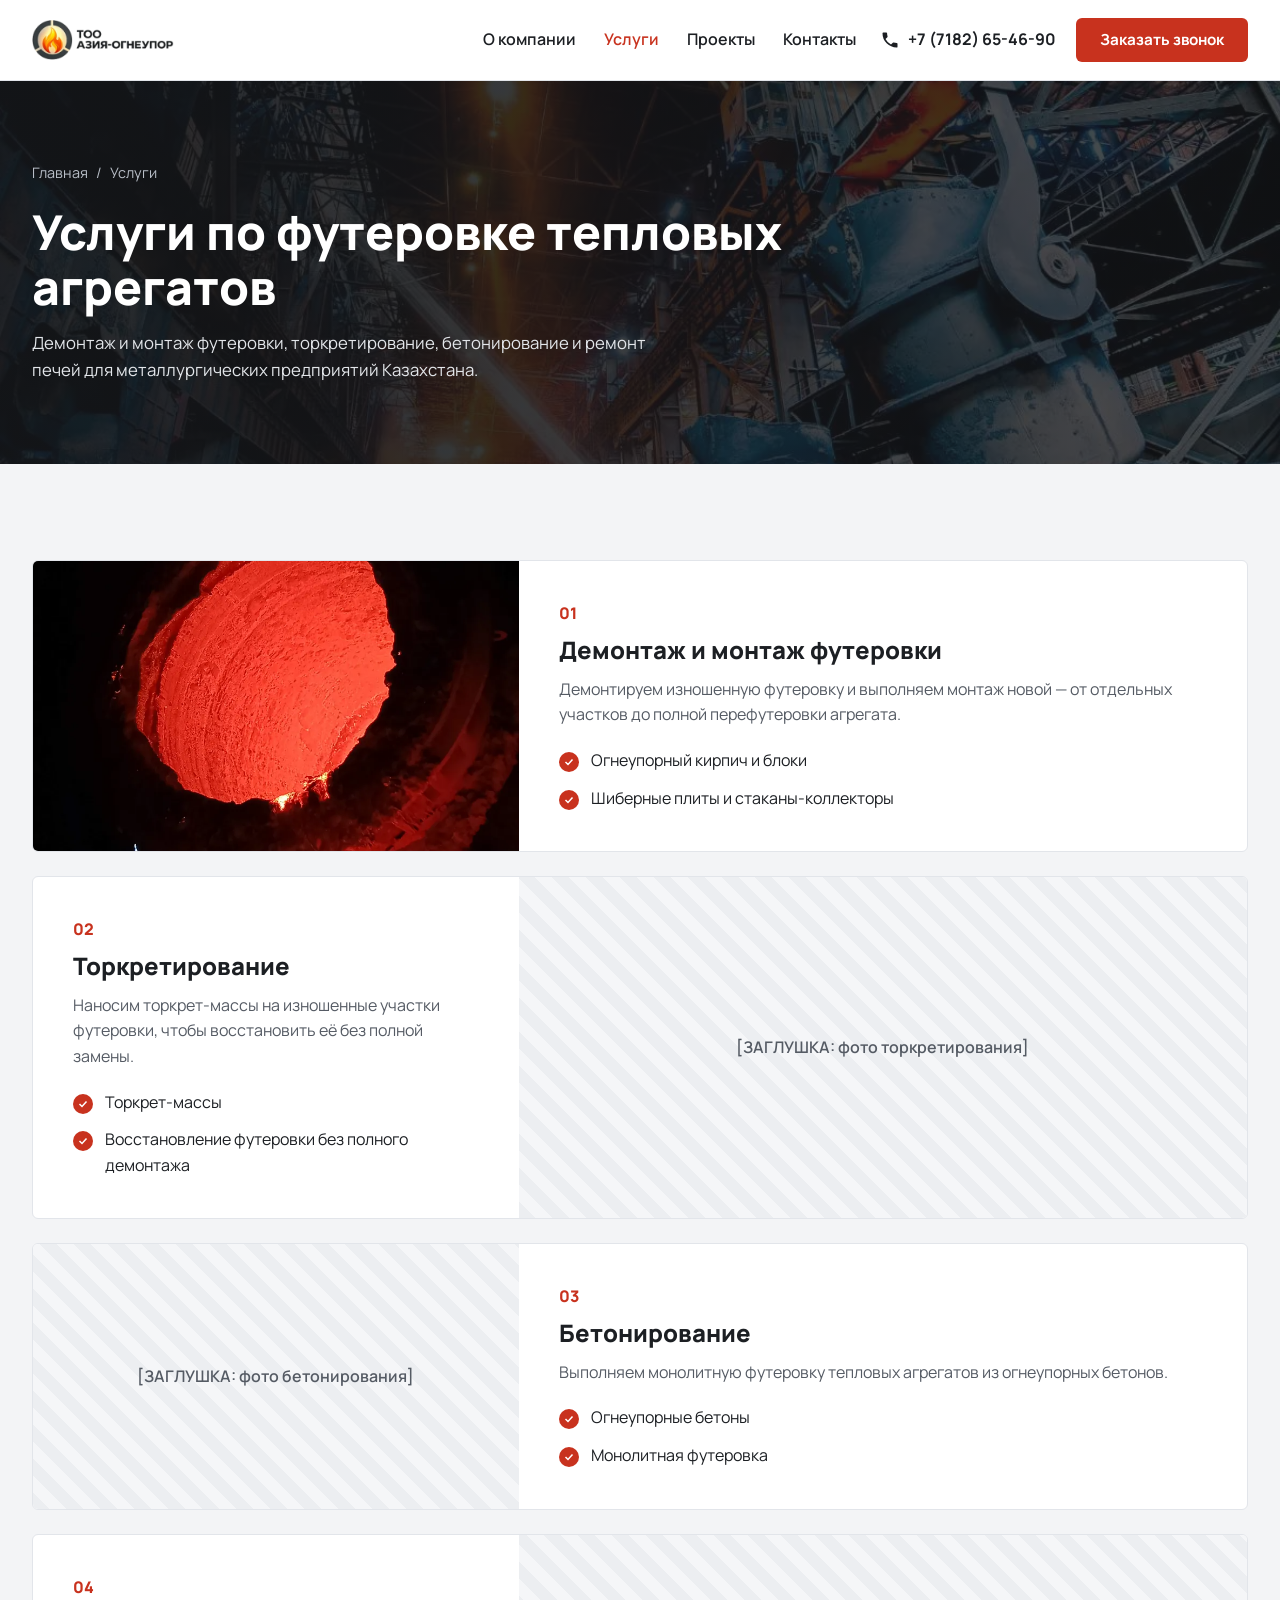
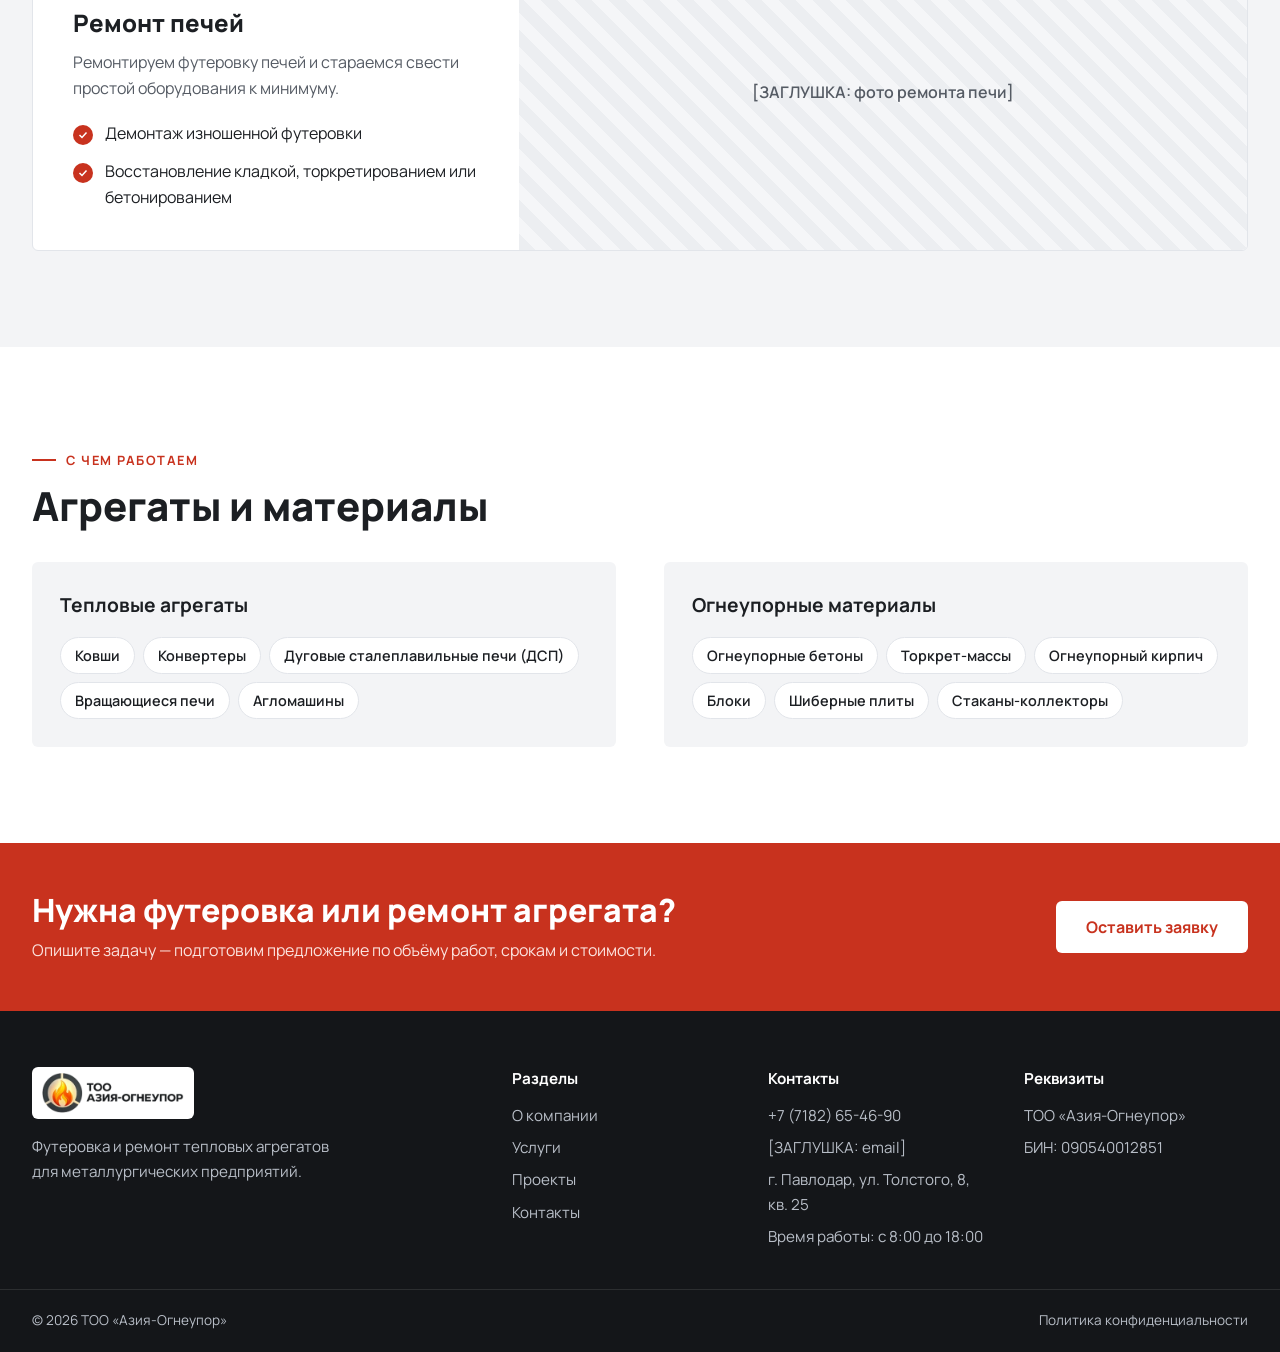
<file: services.html>
<!DOCTYPE html>
<html lang="ru">

<head>
  <meta charset="UTF-8">
  <meta name="viewport" content="width=device-width, initial-scale=1.0">
  <title>Услуги — монтаж футеровки, торкретирование, ремонт печей | ТОО «Азия-Огнеупор»</title>
  <meta name="description"
    content="Услуги ТОО «Азия-Огнеупор»: демонтаж и монтаж футеровки, торкретирование, бетонирование, ремонт печей. Ковши, конвертеры, ДСП, вращающиеся печи, агломашины.">
  <!-- [ЗАГЛУШКА: заменить https://example.kz на настоящий домен] -->
  <link rel="canonical" href="https://example.kz/services.html">
  <meta property="og:type" content="website">
  <meta property="og:locale" content="ru_RU">
  <meta property="og:site_name" content="ТОО «Азия-Огнеупор»">
  <meta property="og:title" content="Услуги — ТОО «Азия-Огнеупор»">
  <meta property="og:description" content="Демонтаж и монтаж футеровки, торкретирование, бетонирование, ремонт печей.">
  <meta property="og:url" content="https://example.kz/services.html">
  <meta property="og:image" content="https://example.kz/images/og-image.jpg">
  <meta name="theme-color" content="#1c1f23">
  <link rel="icon" type="image/png" href="images/favicon.png">
  <link rel="preconnect" href="https://fonts.googleapis.com">
  <link rel="preconnect" href="https://fonts.gstatic.com" crossorigin>
  <link href="https://fonts.googleapis.com/css2?family=Manrope:wght@400;500;600;700;800&display=swap"
    rel="stylesheet">
  <link rel="stylesheet" href="style.css">
  <script src="script.js" defer></script>
</head>

<body>
  <a class="skip-link" href="#main">Перейти к содержимому</a>

  <header class="header" id="header">
    <div class="container header__inner">
      <a href="index.html" class="logo" aria-label="ТОО «Азия-Огнеупор» — на главную">
        <img src="images/logo.webp" alt="" class="logo__img" width="177" height="50">
      </a>

      <nav class="nav" id="nav" aria-label="Основное меню">
        <ul class="nav__list">
          <li><a href="index.html#about" class="nav__link">О компании</a></li>
          <li><a href="services.html" class="nav__link" aria-current="page">Услуги</a></li>
          <li><a href="projects.html" class="nav__link">Проекты</a></li>
          <li><a href="contacts.html" class="nav__link">Контакты</a></li>
        </ul>
        <div class="nav__mobile-contacts">
          <a href="tel:+77182654690" class="nav__phone">+7 (7182) 65-46-90</a>
          <button type="button" class="btn btn--primary" data-modal-open="callback">Заказать звонок</button>
        </div>
      </nav>

      <div class="header__actions">
        <a href="tel:+77182654690" class="header__phone">
          <svg class="icon" width="20" height="20" viewBox="0 0 24 24" aria-hidden="true">
            <path fill="currentColor"
              d="M6.6 10.8a15.2 15.2 0 0 0 6.6 6.6l2.2-2.2a1 1 0 0 1 1-.25 11.4 11.4 0 0 0 3.6.57 1 1 0 0 1 1 1V20a1 1 0 0 1-1 1A17 17 0 0 1 3 4a1 1 0 0 1 1-1h3.5a1 1 0 0 1 1 1c0 1.25.2 2.45.57 3.57a1 1 0 0 1-.25 1z" />
          </svg>
          <span>+7 (7182) 65-46-90</span>
        </a>
        <button type="button" class="btn btn--primary header__btn" data-modal-open="callback">Заказать звонок</button>
        <button type="button" class="burger" id="burger" aria-label="Открыть меню" aria-expanded="false"
          aria-controls="nav">
          <span class="burger__line"></span>
        </button>
      </div>
    </div>
  </header>

  <main id="main">
    <section class="page-hero">
      <div class="container">
        <nav aria-label="Хлебные крошки">
          <ol class="breadcrumbs">
            <li><a href="index.html">Главная</a></li>
            <li aria-current="page">Услуги</li>
          </ol>
        </nav>
        <h1 class="page-hero__title">Услуги по футеровке тепловых агрегатов</h1>
        <p class="page-hero__text">Демонтаж и монтаж футеровки, торкретирование, бетонирование и ремонт печей для
          металлургических предприятий Казахстана.</p>
      </div>
    </section>

    <section class="section section--gray">
      <div class="container">
        <ul class="services-list">
          <li class="service">
            <div class="service__media">
              <picture>
                <source srcset="images/about-image.webp" type="image/webp">
                <img src="images/about-image-opt.jpg" alt="Раскалённая футеровка ковша" width="900"
                  height="1200" loading="lazy" decoding="async">
              </picture>
            </div>
            <div class="service__body">
              <p class="service__num">01</p>
              <h2 class="service__title">Демонтаж и монтаж футеровки</h2>
              <p class="service__text">Демонтируем изношенную футеровку и выполняем монтаж новой — от отдельных
                участков до полной перефутеровки агрегата.</p>
              <ul class="checklist">
                <li>Огнеупорный кирпич и блоки</li>
                <li>Шиберные плиты и стаканы-коллекторы</li>
              </ul>
            </div>
          </li>
          <li class="service">
            <div class="service__media">
              <div class="placeholder-media">[ЗАГЛУШКА: фото торкретирования]</div>
            </div>
            <div class="service__body">
              <p class="service__num">02</p>
              <h2 class="service__title">Торкретирование</h2>
              <p class="service__text">Наносим торкрет-массы на изношенные участки футеровки, чтобы восстановить её
                без полной замены.</p>
              <ul class="checklist">
                <li>Торкрет-массы</li>
                <li>Восстановление футеровки без полного демонтажа</li>
              </ul>
            </div>
          </li>
          <li class="service">
            <div class="service__media">
              <div class="placeholder-media">[ЗАГЛУШКА: фото бетонирования]</div>
            </div>
            <div class="service__body">
              <p class="service__num">03</p>
              <h2 class="service__title">Бетонирование</h2>
              <p class="service__text">Выполняем монолитную футеровку тепловых агрегатов из огнеупорных бетонов.</p>
              <ul class="checklist">
                <li>Огнеупорные бетоны</li>
                <li>Монолитная футеровка</li>
              </ul>
            </div>
          </li>
          <li class="service">
            <div class="service__media">
              <div class="placeholder-media">[ЗАГЛУШКА: фото ремонта печи]</div>
            </div>
            <div class="service__body">
              <p class="service__num">04</p>
              <h2 class="service__title">Ремонт печей</h2>
              <p class="service__text">Ремонтируем футеровку печей и стараемся свести простой оборудования к
                минимуму.</p>
              <ul class="checklist">
                <li>Демонтаж изношенной футеровки</li>
                <li>Восстановление кладкой, торкретированием или бетонированием</li>
              </ul>
            </div>
          </li>
        </ul>
      </div>
    </section>

    <section class="section">
      <div class="container">
        <p class="eyebrow">С чем работаем</p>
        <h2 class="section__title">Агрегаты и материалы</h2>
        <div class="scope">
          <div class="scope__col">
            <h3 class="scope__title">Тепловые агрегаты</h3>
            <ul class="tags__list">
              <li class="tag">Ковши</li>
              <li class="tag">Конвертеры</li>
              <li class="tag">Дуговые сталеплавильные печи (ДСП)</li>
              <li class="tag">Вращающиеся печи</li>
              <li class="tag">Агломашины</li>
            </ul>
          </div>
          <div class="scope__col">
            <h3 class="scope__title">Огнеупорные материалы</h3>
            <ul class="tags__list">
              <li class="tag">Огнеупорные бетоны</li>
              <li class="tag">Торкрет-массы</li>
              <li class="tag">Огнеупорный кирпич</li>
              <li class="tag">Блоки</li>
              <li class="tag">Шиберные плиты</li>
              <li class="tag">Стаканы-коллекторы</li>
            </ul>
          </div>
        </div>
      </div>
    </section>

    <section class="cta-band">
      <div class="container cta-band__inner">
        <div>
          <h2 class="cta-band__title">Нужна футеровка или ремонт агрегата?</h2>
          <p class="cta-band__text">Опишите задачу — подготовим предложение по объёму работ, срокам и стоимости.</p>
        </div>
        <a href="contacts.html#request" class="btn btn--light btn--lg">Оставить заявку</a>
      </div>
    </section>
  </main>

  <footer class="footer">
    <div class="container footer__inner">
      <div class="footer__col footer__brand">
        <img src="images/logo.webp" alt="ТОО «Азия-Огнеупор»" class="footer__logo" width="177" height="50"
          loading="lazy">
        <p>Футеровка и ремонт тепловых агрегатов для металлургических предприятий.</p>
      </div>
      <nav class="footer__col" aria-label="Меню в подвале">
        <p class="footer__title">Разделы</p>
        <ul class="footer__list">
          <li><a href="index.html#about">О компании</a></li>
          <li><a href="services.html">Услуги</a></li>
          <li><a href="projects.html">Проекты</a></li>
          <li><a href="contacts.html">Контакты</a></li>
        </ul>
      </nav>
      <div class="footer__col">
        <p class="footer__title">Контакты</p>
        <!-- [ЗАГЛУШКА: email компании] -->
        <ul class="footer__list">
          <li><a href="tel:+77182654690">+7 (7182) 65-46-90</a></li>
          <li>[ЗАГЛУШКА: email]</li>
          <li>г. Павлодар, ул. Толстого, 8, кв. 25</li>
          <li>Время работы: с&nbsp;8:00 до&nbsp;18:00</li>
        </ul>
      </div>
      <div class="footer__col">
        <p class="footer__title">Реквизиты</p>
        <ul class="footer__list">
          <li>ТОО «Азия-Огнеупор»</li>
          <li>БИН: 090540012851</li>
        </ul>
      </div>
    </div>
    <div class="container footer__bottom">
      <p>© <span data-year>2026</span> ТОО «Азия-Огнеупор»</p>
      <!-- [ЗАГЛУШКА: страница политики — на этапе запуска] -->
      <a href="#">Политика конфиденциальности</a>
    </div>
  </footer>

  <!-- Окно «Заказать звонок» -->
  <dialog class="modal" id="callback" aria-labelledby="callback-title">
    <button type="button" class="modal__close" data-modal-close aria-label="Закрыть">&times;</button>
    <h2 class="modal__title" id="callback-title">Заказать звонок</h2>
    <p class="modal__text">Оставьте номер — перезвоним в рабочее время.</p>
    <form class="form" data-form novalidate>
      <label class="field">
        <span class="field__label">Имя *</span>
        <input class="field__input" type="text" name="name" autocomplete="name" required maxlength="100">
        <span class="field__error" aria-live="polite"></span>
      </label>
      <label class="field">
        <span class="field__label">Телефон *</span>
        <input class="field__input" type="tel" name="phone" autocomplete="tel" required
          placeholder="+7 (___) ___-__-__" maxlength="20">
        <span class="field__error" aria-live="polite"></span>
      </label>
      <label class="checkbox">
        <input type="checkbox" name="consent" required>
        <span>Согласен на обработку персональных данных</span>
      </label>
      <span class="field__error" data-consent-error aria-live="polite"></span>
      <button type="submit" class="btn btn--primary btn--lg form__submit">Жду звонка</button>
      <p class="form__status" role="status"></p>
    </form>
  </dialog>
</body>

</html>
</file>
<file: style.css>
/* ===== Дизайн-токены ===== */
:root {
  --color-accent: #c8321e;
  --color-accent-hover: #a8271a;
  --color-flame: #f28c28;
  --color-dark: #1c1f23;
  --color-dark-2: #2a2e34;
  --color-text: #1c1f23;
  --color-muted: #555b64;
  --color-muted-light: #b8bec7;
  --color-gray: #f3f4f6;
  --color-border: #e2e5ea;
  --color-white: #ffffff;
  --color-error: #b42318;
  --color-success: #1e7a3c;

  --font-main: 'Manrope', 'Segoe UI', Arial, sans-serif;

  --container: 1240px;
  --gutter: 16px;
  --radius: 6px;
  --header-h: 68px;
  --section-pad: 64px;
  --shadow: 0 8px 24px rgba(28, 31, 35, 0.08);
  /* Плавная «выезжающая» кривая для всех анимаций */
  --ease: cubic-bezier(0.22, 1, 0.36, 1);
  --transition: 0.35s var(--ease);
}

@media (min-width: 768px) {
  :root {
    --gutter: 32px;
    --header-h: 80px;
    --section-pad: 96px;
  }
}

/* ===== База ===== */
*,
*::before,
*::after {
  margin: 0;
  padding: 0;
  box-sizing: border-box;
}

html {
  scroll-behavior: smooth;
  scroll-padding-top: var(--header-h);
}

body {
  font-family: var(--font-main);
  font-size: 1rem;
  line-height: 1.6;
  color: var(--color-text);
  background-color: var(--color-white);
  -webkit-font-smoothing: antialiased;
}

body.is-locked {
  overflow: hidden;
}

img {
  display: block;
  max-width: 100%;
  height: auto;
}

a {
  color: inherit;
  text-decoration: none;
  transition: color var(--transition);
}

ul,
ol {
  list-style: none;
}

button,
input,
textarea {
  font: inherit;
  color: inherit;
}

:focus-visible {
  outline: 3px solid var(--color-flame);
  outline-offset: 2px;
}

.container {
  width: 100%;
  max-width: calc(var(--container) + var(--gutter) * 2);
  margin: 0 auto;
  padding: 0 var(--gutter);
}

.skip-link {
  position: absolute;
  left: var(--gutter);
  top: -100px;
  z-index: 200;
  padding: 10px 16px;
  background: var(--color-dark);
  color: var(--color-white);
  border-radius: var(--radius);
}

.skip-link:focus {
  top: 8px;
}

.icon {
  flex-shrink: 0;
}

/* ===== Кнопки ===== */
.btn {
  display: inline-flex;
  align-items: center;
  justify-content: center;
  gap: 8px;
  min-height: 44px;
  padding: 10px 22px;
  border: 2px solid transparent;
  border-radius: var(--radius);
  font-size: 0.95rem;
  font-weight: 700;
  line-height: 1.2;
  text-align: center;
  cursor: pointer;
  transition: background-color var(--transition), color var(--transition), border-color var(--transition),
    box-shadow var(--transition), transform 0.15s var(--ease);
}

.btn:active {
  transform: scale(0.97);
}

.btn--lg {
  min-height: 52px;
  padding: 14px 28px;
  font-size: 1rem;
}

.btn--primary {
  background-color: var(--color-accent);
  color: var(--color-white);
}

.btn--primary:hover {
  background-color: var(--color-accent-hover);
}

.btn--outline {
  border-color: var(--color-accent);
  color: var(--color-accent);
}

.btn--outline:hover {
  background-color: var(--color-accent);
  color: var(--color-white);
}

.btn--ghost {
  border-color: var(--color-white);
  color: var(--color-white);
}

.btn--ghost:hover {
  background-color: var(--color-white);
  color: var(--color-dark);
}

.link-arrow {
  display: inline-flex;
  align-items: center;
  gap: 8px;
  font-weight: 700;
  color: var(--color-accent);
}

.link-arrow::after {
  content: '→';
  transition: transform var(--transition);
}

.link-arrow:hover::after {
  transform: translateX(4px);
}

/* ===== Шапка ===== */
.header {
  position: sticky;
  top: 0;
  z-index: 100;
  background-color: var(--color-white);
  border-bottom: 1px solid var(--color-border);
  transition: box-shadow var(--transition), border-color var(--transition);
}

/* После начала прокрутки шапка мягко «отрывается» от контента */
.header.is-scrolled {
  border-bottom-color: transparent;
  box-shadow: 0 4px 20px rgba(28, 31, 35, 0.08);
}

.header__inner {
  display: flex;
  align-items: center;
  gap: 24px;
  height: var(--header-h);
}

.logo {
  flex-shrink: 0;
}

.logo__img {
  height: 40px;
  width: auto;
}

.nav {
  margin-left: auto;
}

.nav__list {
  display: flex;
  gap: 28px;
}

.nav__link {
  font-weight: 600;
  transition: color var(--transition);
}

.nav__link:hover {
  color: var(--color-accent);
}

.nav__mobile-contacts {
  display: none;
}

.header__actions {
  display: flex;
  align-items: center;
  gap: 20px;
}

.header__phone {
  display: flex;
  align-items: center;
  gap: 8px;
  font-weight: 700;
  white-space: nowrap;
  transition: color var(--transition);
}

.header__phone:hover {
  color: var(--color-accent);
}

.burger {
  display: none;
  position: relative;
  width: 44px;
  height: 44px;
  background: none;
  border: none;
  cursor: pointer;
}

.burger__line,
.burger__line::before,
.burger__line::after {
  position: absolute;
  left: 10px;
  width: 24px;
  height: 2px;
  background-color: var(--color-dark);
  transition: transform var(--transition), background-color var(--transition);
}

.burger__line {
  top: 21px;
}

.burger__line::before,
.burger__line::after {
  content: '';
  left: 0;
}

.burger__line::before {
  top: -7px;
}

.burger__line::after {
  top: 7px;
}

.burger[aria-expanded='true'] .burger__line {
  background-color: transparent;
}

.burger[aria-expanded='true'] .burger__line::before {
  transform: translateY(7px) rotate(45deg);
}

.burger[aria-expanded='true'] .burger__line::after {
  transform: translateY(-7px) rotate(-45deg);
}

/* Планшет и телефон: мобильное меню */
@media (max-width: 1023px) {
  .header__phone span {
    display: none;
  }

  .header__phone {
    width: 44px;
    height: 44px;
    justify-content: center;
  }

  .burger {
    display: block;
  }

  .nav {
    position: fixed;
    top: var(--header-h);
    left: 0;
    right: 0;
    bottom: 0;
    padding: 24px var(--gutter);
    background-color: var(--color-white);
    overflow-y: auto;
    visibility: hidden;
    opacity: 0;
    transform: translateY(-8px);
    transition: opacity var(--transition), transform var(--transition), visibility var(--transition);
  }

  .nav.is-open {
    visibility: visible;
    opacity: 1;
    transform: none;
  }

  .nav__list {
    flex-direction: column;
    gap: 0;
  }

  .nav__link {
    display: block;
    padding: 16px 0;
    font-size: 1.25rem;
    border-bottom: 1px solid var(--color-border);
  }

  .nav__mobile-contacts {
    display: flex;
    flex-direction: column;
    gap: 16px;
    margin-top: 32px;
  }

  .nav__phone {
    font-size: 1.25rem;
    font-weight: 700;
  }
}

@media (max-width: 599px) {
  .header__btn {
    display: none;
  }

  .header__actions {
    gap: 4px;
    margin-left: auto;
  }

  .logo__img {
    height: 34px;
  }
}

/* ===== Общие секции ===== */
.section {
  padding: var(--section-pad) 0;
}

.section--gray {
  background-color: var(--color-gray);
}

.section--dark {
  background-color: var(--color-dark);
  color: var(--color-white);
}

.section__head {
  display: flex;
  flex-wrap: wrap;
  align-items: flex-end;
  justify-content: space-between;
  gap: 16px;
  margin-bottom: 40px;
}

.section__head .section__title {
  margin-bottom: 0;
}

.section__title {
  margin-bottom: 32px;
  font-size: clamp(1.75rem, 1.2rem + 2vw, 2.5rem);
  font-weight: 800;
  line-height: 1.2;
}

.eyebrow {
  display: inline-flex;
  align-items: center;
  gap: 10px;
  margin-bottom: 12px;
  font-size: 0.8rem;
  font-weight: 700;
  letter-spacing: 0.12em;
  text-transform: uppercase;
  color: var(--color-accent);
}

.eyebrow::before {
  content: '';
  width: 24px;
  height: 2px;
  background-color: currentColor;
}

.eyebrow--light {
  color: var(--color-flame);
}

/* ===== Первый экран ===== */
.hero {
  position: relative;
  display: flex;
  align-items: center;
  min-height: min(720px, calc(100svh - var(--header-h)));
  padding: 64px 0;
  color: var(--color-white);
  background-color: var(--color-dark);
  isolation: isolate;
}

.hero__bg,
.hero__bg img {
  position: absolute;
  inset: 0;
  width: 100%;
  height: 100%;
  z-index: -2;
}

.hero__bg img {
  object-fit: cover;
}

.hero::after {
  content: '';
  position: absolute;
  inset: 0;
  z-index: -1;
  background: linear-gradient(90deg, rgba(20, 22, 25, 0.9) 0%, rgba(20, 22, 25, 0.7) 50%, rgba(20, 22, 25, 0.35) 100%);
}

.hero__title {
  max-width: 760px;
  margin-bottom: 20px;
  font-size: clamp(2rem, 1.2rem + 3.6vw, 3.5rem);
  font-weight: 800;
  line-height: 1.12;
}

.hero__subtitle {
  max-width: 600px;
  margin-bottom: 36px;
  font-size: clamp(1rem, 0.95rem + 0.3vw, 1.2rem);
  color: #e3e6ea;
}

.hero__buttons {
  display: flex;
  flex-wrap: wrap;
  gap: 16px;
}

@media (max-width: 479px) {
  .hero__buttons .btn {
    width: 100%;
  }
}

/* ===== Цифры ===== */
.facts {
  background-color: var(--color-dark-2);
  color: var(--color-white);
}

.facts__grid {
  display: grid;
  grid-template-columns: repeat(2, 1fr);
}

.fact {
  padding: 28px 16px 28px 0;
  border-bottom: 1px solid rgba(255, 255, 255, 0.1);
}

.fact__value {
  font-size: clamp(1.75rem, 1.3rem + 2vw, 2.75rem);
  font-weight: 800;
  line-height: 1.1;
  color: var(--color-flame);
}

.fact__label {
  margin-top: 6px;
  font-size: 0.9rem;
  color: var(--color-muted-light);
}

@media (min-width: 768px) {
  .facts__grid {
    grid-template-columns: repeat(4, 1fr);
  }

  .fact {
    padding: 40px 24px;
    border-bottom: none;
    border-left: 1px solid rgba(255, 255, 255, 0.1);
  }

  .fact:first-child {
    padding-left: 0;
    border-left: none;
  }
}

/* ===== О компании ===== */
.about__inner {
  display: grid;
  gap: 40px;
  align-items: center;
}

.about__text {
  margin-bottom: 24px;
  font-size: 1.05rem;
  color: var(--color-muted);
}

.checklist {
  display: grid;
  gap: 12px;
  margin-bottom: 32px;
}

.checklist li {
  position: relative;
  padding-left: 32px;
}

.checklist li::before {
  content: '';
  position: absolute;
  left: 0;
  top: 4px;
  width: 20px;
  height: 20px;
  border-radius: 50%;
  background: var(--color-accent) url("data:image/svg+xml,%3Csvg xmlns='http://www.w3.org/2000/svg' viewBox='0 0 24 24'%3E%3Cpath fill='none' stroke='white' stroke-width='3' d='M5 12l5 5 9-10'/%3E%3C/svg%3E") center / 12px no-repeat;
}

.about__buttons {
  display: flex;
  flex-wrap: wrap;
  gap: 12px;
}

.about__media img {
  width: 100%;
  aspect-ratio: 4 / 3;
  object-fit: cover;
  border-radius: var(--radius);
}

@media (min-width: 900px) {
  .about__inner {
    grid-template-columns: 1fr 1fr;
    gap: 64px;
  }

  .about__media img {
    aspect-ratio: 4 / 5;
    max-height: 560px;
  }
}

/* ===== Карточки услуг ===== */
.cards {
  display: grid;
  gap: 20px;
}

@media (min-width: 600px) {
  .cards {
    grid-template-columns: repeat(2, 1fr);
  }
}

@media (min-width: 1024px) {
  .cards {
    grid-template-columns: repeat(3, 1fr);
  }
}

@media (min-width: 1024px) {
  .cards--4 {
    grid-template-columns: repeat(4, 1fr);
  }
}

/* Метки-«теги» (агрегаты, материалы) */
.tags {
  display: flex;
  flex-wrap: wrap;
  align-items: center;
  gap: 12px 16px;
  margin-top: 32px;
}

.tags__title {
  font-weight: 700;
}

.tags__list {
  display: flex;
  flex-wrap: wrap;
  gap: 8px;
}

.tag {
  padding: 6px 14px;
  font-size: 0.9rem;
  font-weight: 600;
  background-color: var(--color-white);
  border: 1px solid var(--color-border);
  border-radius: 999px;
}

.card {
  padding: 28px;
  background-color: var(--color-white);
  border: 1px solid var(--color-border);
  border-top: 3px solid var(--color-accent);
  border-radius: var(--radius);
  transition: box-shadow 0.45s var(--ease), transform 0.45s var(--ease);
}

.card:hover {
  box-shadow: var(--shadow);
  transform: translateY(-4px);
}

.card--placeholder {
  border-top-color: var(--color-muted-light);
  border-style: dashed;
}

.card__icon {
  margin-bottom: 16px;
  font-size: 0.9rem;
  font-weight: 800;
  color: var(--color-accent);
}

.card__title {
  margin-bottom: 10px;
  font-size: 1.2rem;
  font-weight: 700;
  line-height: 1.3;
}

.card__text {
  color: var(--color-muted);
}

/* ===== Этапы ===== */
.steps {
  display: grid;
  gap: 16px;
  counter-reset: step;
}

@media (min-width: 600px) {
  .steps {
    grid-template-columns: repeat(2, 1fr);
  }
}

@media (min-width: 1024px) {
  .steps {
    grid-template-columns: repeat(5, 1fr);
  }
}

.step {
  position: relative;
  padding: 24px;
  background-color: var(--color-dark-2);
  border-radius: var(--radius);
  counter-increment: step;
}

.step::before {
  content: counter(step, decimal-leading-zero);
  display: block;
  margin-bottom: 16px;
  font-size: 2rem;
  font-weight: 800;
  line-height: 1;
  color: var(--color-flame);
}

.step__title {
  margin-bottom: 8px;
  font-size: 1.1rem;
  font-weight: 700;
}

.step__text {
  font-size: 0.95rem;
  color: var(--color-muted-light);
}

/* ===== Проекты ===== */
.projects {
  display: grid;
  gap: 24px;
}

@media (min-width: 768px) {
  .projects {
    grid-template-columns: repeat(3, 1fr);
  }
}

.project {
  overflow: hidden;
  border: 1px solid var(--color-border);
  border-radius: var(--radius);
  background-color: var(--color-white);
}

.project__media {
  display: block;
  aspect-ratio: 4 / 3;
  background-color: var(--color-gray);
}

.project__media img {
  width: 100%;
  height: 100%;
  object-fit: cover;
}

.project__media--placeholder {
  display: flex;
  align-items: center;
  justify-content: center;
  padding: 16px;
  font-weight: 600;
  text-align: center;
  color: var(--color-muted);
  background: repeating-linear-gradient(45deg, #eceef1 0 12px, #f5f6f8 12px 24px);
}

.project__body {
  padding: 24px;
}

.project__meta {
  margin-bottom: 8px;
  font-size: 0.85rem;
  font-weight: 600;
  color: var(--color-accent);
}

.project__title {
  margin-bottom: 8px;
  font-size: 1.15rem;
  font-weight: 700;
  line-height: 1.3;
}

.project__text {
  color: var(--color-muted);
}

/* ===== Клиенты и отзывы ===== */
/* Флекс с центровкой: неполный последний ряд встаёт по центру, а не прилипает влево */
.clients {
  display: flex;
  flex-wrap: wrap;
  justify-content: center;
  gap: 16px;
}

.clients__item {
  flex: 0 0 calc((100% - 16px) / 2);
  /* Длинные названия не должны раздвигать плитку и ломать ряды */
  min-width: 0;
  hyphens: auto;
  display: flex;
  flex-direction: column;
  align-items: center;
  justify-content: center;
  gap: 4px;
  min-height: 96px;
  padding: 16px 10px;
  font-size: 0.95rem;
  font-weight: 700;
  text-align: center;
  background-color: var(--color-white);
  border: 1px solid var(--color-border);
  border-radius: var(--radius);
}

@media (min-width: 600px) {
  .clients__item {
    flex-basis: calc((100% - 32px) / 3);
    padding: 20px 16px;
    font-size: 1.05rem;
  }
}

@media (min-width: 1024px) {
  .clients__item {
    flex-basis: calc((100% - 48px) / 4);
  }
}

.clients__item span {
  font-size: 0.85rem;
  font-weight: 500;
  color: var(--color-muted);
}

.reviews {
  display: grid;
  gap: 20px;
}

@media (min-width: 768px) {
  .reviews {
    grid-template-columns: repeat(2, 1fr);
  }
}

.review {
  padding: 32px;
  background-color: var(--color-white);
  border-left: 4px solid var(--color-accent);
  border-radius: var(--radius);
}

.review__text {
  margin-bottom: 20px;
  font-size: 1.05rem;
}

.review__author {
  font-weight: 700;
}

.review__author span {
  font-weight: 500;
  color: var(--color-muted);
}

/* ===== Заявка ===== */
.request {
  background-color: var(--color-dark);
  color: var(--color-white);
}

.request__inner {
  display: grid;
  gap: 40px;
}

@media (min-width: 900px) {
  .request__inner {
    grid-template-columns: 5fr 7fr;
    gap: 64px;
  }
}

.request__text {
  margin-bottom: 32px;
  color: var(--color-muted-light);
}

.contact-list {
  display: grid;
  gap: 16px;
}

.contact-list li {
  display: grid;
  gap: 2px;
  font-weight: 600;
}

.contact-list span {
  font-size: 0.8rem;
  font-weight: 500;
  text-transform: uppercase;
  letter-spacing: 0.08em;
  color: var(--color-muted-light);
}

.contact-list a:hover {
  color: var(--color-flame);
}

/* ===== Формы ===== */
.form {
  display: grid;
  gap: 16px;
  padding: 28px;
  background-color: var(--color-white);
  color: var(--color-text);
  border-radius: var(--radius);
}

.form__row {
  display: grid;
  gap: 16px;
}

@media (min-width: 600px) {
  .form__row {
    grid-template-columns: 1fr 1fr;
  }
}

.field {
  display: grid;
  gap: 6px;
}

.field__label {
  font-size: 0.9rem;
  font-weight: 600;
}

.field__input {
  width: 100%;
  min-height: 48px;
  padding: 12px 14px;
  border: 1px solid #c4c9d0;
  border-radius: var(--radius);
  background-color: var(--color-white);
  transition: border-color var(--transition);
}

.field__input:focus {
  border-color: var(--color-dark);
}

.field__input[aria-invalid='true'] {
  border-color: var(--color-error);
}

textarea.field__input {
  resize: vertical;
}

.field__error {
  font-size: 0.85rem;
  color: var(--color-error);
}

.field__error:empty {
  display: none;
}

.checkbox {
  display: flex;
  align-items: flex-start;
  gap: 10px;
  font-size: 0.9rem;
  color: var(--color-muted);
  cursor: pointer;
}

.checkbox input {
  flex-shrink: 0;
  width: 20px;
  height: 20px;
  margin-top: 2px;
  accent-color: var(--color-accent);
}

.checkbox a {
  text-decoration: underline;
}

.form__submit {
  justify-self: start;
}

.form__status:empty {
  display: none;
}

.form__status {
  font-weight: 600;
}

.form__status.is-success {
  color: var(--color-success);
}

.form__status.is-error {
  color: var(--color-error);
}

/* ===== Подвал ===== */
.footer {
  padding-top: 56px;
  background-color: #141619;
  color: var(--color-muted-light);
  font-size: 0.95rem;
}

.footer__inner {
  display: grid;
  gap: 32px;
  padding-bottom: 40px;
}

@media (min-width: 600px) {
  .footer__inner {
    grid-template-columns: 1fr 1fr;
  }
}

@media (min-width: 1024px) {
  .footer__inner {
    grid-template-columns: 2fr 1fr 1fr 1fr;
  }
}

.footer__logo {
  height: 40px;
  width: auto;
  margin-bottom: 16px;
  padding: 6px 10px;
  background-color: var(--color-white);
  border-radius: var(--radius);
  box-sizing: content-box;
}

.footer__brand p {
  max-width: 320px;
}

.footer__title {
  margin-bottom: 12px;
  font-weight: 700;
  color: var(--color-white);
}

.footer__list {
  display: grid;
  gap: 8px;
}

.footer__list a:hover,
.footer__bottom a:hover {
  color: var(--color-white);
}

.footer__bottom {
  display: flex;
  flex-wrap: wrap;
  justify-content: space-between;
  gap: 12px;
  padding-top: 20px;
  padding-bottom: 20px;
  border-top: 1px solid rgba(255, 255, 255, 0.1);
  font-size: 0.85rem;
}

/* ===== Внутренние страницы ===== */
.nav__link[aria-current='page'] {
  color: var(--color-accent);
}

.page-hero {
  position: relative;
  padding: 56px 0;
  color: var(--color-white);
  background: var(--color-dark) url('images/hero-bg.webp') center / cover no-repeat;
  isolation: isolate;
}

.page-hero::after {
  content: '';
  position: absolute;
  inset: 0;
  z-index: -1;
  background: linear-gradient(90deg, rgba(20, 22, 25, 0.92) 0%, rgba(20, 22, 25, 0.75) 100%);
}

@media (min-width: 768px) {
  .page-hero {
    padding: 80px 0;
  }
}

.page-hero__title {
  max-width: 760px;
  margin-bottom: 16px;
  font-size: clamp(2rem, 1.4rem + 2.6vw, 3rem);
  font-weight: 800;
  line-height: 1.15;
}

.page-hero__text {
  max-width: 640px;
  font-size: 1.05rem;
  color: #e3e6ea;
}

.breadcrumbs {
  display: flex;
  flex-wrap: wrap;
  gap: 8px;
  margin-bottom: 20px;
  font-size: 0.9rem;
  color: var(--color-muted-light);
}

.breadcrumbs li + li::before {
  content: '/';
  margin-right: 8px;
}

.breadcrumbs a:hover {
  color: var(--color-white);
}

/* Подробный список услуг */
.services-list {
  display: grid;
  gap: 24px;
}

.service {
  display: grid;
  overflow: hidden;
  background-color: var(--color-white);
  border: 1px solid var(--color-border);
  border-radius: var(--radius);
}

@media (min-width: 900px) {
  .service {
    grid-template-columns: 2fr 3fr;
  }

  .service:nth-child(even) .service__media {
    order: 2;
  }
}

.service__media {
  position: relative;
  min-height: 220px;
}

.service__media img {
  width: 100%;
  aspect-ratio: 16 / 10;
  object-fit: cover;
}

/* На десктопе фото подстраивается под высоту текста, а не растягивает карточку */
@media (min-width: 900px) {
  .service__media img {
    position: absolute;
    inset: 0;
    height: 100%;
    aspect-ratio: auto;
  }
}

.service__body {
  padding: 28px;
}

@media (min-width: 768px) {
  .service__body {
    padding: 40px;
  }
}

.service__num {
  margin-bottom: 8px;
  font-weight: 800;
  color: var(--color-accent);
}

.service__title {
  margin-bottom: 12px;
  font-size: 1.5rem;
  font-weight: 800;
  line-height: 1.25;
}

.service__text {
  margin-bottom: 20px;
  color: var(--color-muted);
}

.service .checklist {
  margin-bottom: 0;
}

/* Агрегаты и материалы */
.scope {
  display: grid;
  gap: 32px;
}

@media (min-width: 768px) {
  .scope {
    grid-template-columns: 1fr 1fr;
    gap: 48px;
  }
}

.scope__col {
  padding: 28px;
  background-color: var(--color-gray);
  border-radius: var(--radius);
}

.scope__title {
  margin-bottom: 16px;
  font-size: 1.2rem;
  font-weight: 700;
}

.placeholder-media {
  display: flex;
  align-items: center;
  justify-content: center;
  height: 100%;
  min-height: inherit;
  padding: 16px;
  font-weight: 600;
  text-align: center;
  color: var(--color-muted);
  background: repeating-linear-gradient(45deg, #eceef1 0 12px, #f5f6f8 12px 24px);
}

/* Полоса с призывом */
.cta-band {
  padding: 48px 0;
  background-color: var(--color-accent);
  color: var(--color-white);
}

.cta-band__inner {
  display: flex;
  flex-wrap: wrap;
  align-items: center;
  justify-content: space-between;
  gap: 24px;
}

.cta-band__title {
  font-size: clamp(1.4rem, 1.1rem + 1.2vw, 2rem);
  font-weight: 800;
  line-height: 1.2;
}

.cta-band__text {
  margin-top: 8px;
  color: #fbe3df;
}

.btn--light {
  background-color: var(--color-white);
  color: var(--color-accent);
}

.btn--light:hover {
  background-color: var(--color-dark);
  color: var(--color-white);
}

/* Проекты: фильтр */
.filters {
  display: flex;
  flex-wrap: wrap;
  gap: 8px;
  margin-bottom: 32px;
}

.filter {
  min-height: 40px;
  padding: 8px 18px;
  font-weight: 600;
  background-color: var(--color-white);
  border: 1px solid var(--color-border);
  border-radius: 999px;
  cursor: pointer;
  transition: background-color var(--transition), color var(--transition), border-color var(--transition);
}

.filter:hover {
  border-color: var(--color-accent);
}

.filter[aria-pressed='true'] {
  background-color: var(--color-accent);
  border-color: var(--color-accent);
  color: var(--color-white);
}

.project[hidden] {
  display: none;
}

/* Контакты */
.contacts-grid {
  display: grid;
  gap: 24px;
}

/* Три карточки: телефон, email, адрес */
@media (min-width: 768px) {
  .contacts-grid {
    grid-template-columns: repeat(3, 1fr);
  }
}

.contact-card {
  padding: 24px;
  background-color: var(--color-white);
  border: 1px solid var(--color-border);
  border-top: 3px solid var(--color-accent);
  border-radius: var(--radius);
}

.contact-card__label {
  margin-bottom: 8px;
  font-size: 0.8rem;
  font-weight: 700;
  letter-spacing: 0.08em;
  text-transform: uppercase;
  color: var(--color-muted);
}

.contact-card__value {
  font-size: 1.1rem;
  font-weight: 700;
  word-break: break-word;
}

.contact-card__value a:hover {
  color: var(--color-accent);
}

.contact-card__note {
  margin-top: 4px;
  font-size: 0.9rem;
  color: var(--color-muted);
}

.map {
  margin-top: 40px;
  min-height: 360px;
  overflow: hidden;
  border-radius: var(--radius);
}

.requisites {
  display: grid;
  gap: 0;
  max-width: 760px;
}

.requisites div {
  display: grid;
  gap: 4px;
  padding: 14px 0;
  border-bottom: 1px solid var(--color-border);
}

@media (min-width: 600px) {
  .requisites div {
    grid-template-columns: 220px 1fr;
    gap: 24px;
  }
}

.requisites dt {
  color: var(--color-muted);
}

.requisites dd {
  font-weight: 600;
}

/* ===== Модальное окно ===== */
.modal {
  width: min(460px, calc(100% - 32px));
  margin: auto;
  padding: 32px 28px 28px;
  border: none;
  border-radius: var(--radius);
  box-shadow: 0 24px 64px rgba(0, 0, 0, 0.3);
}

.modal::backdrop {
  background-color: rgba(20, 22, 25, 0.7);
}

.modal .form {
  padding: 0;
}

.modal__close {
  position: absolute;
  top: 8px;
  right: 8px;
  width: 44px;
  height: 44px;
  font-size: 1.75rem;
  line-height: 1;
  background: none;
  border: none;
  cursor: pointer;
}

.modal__title {
  margin-bottom: 8px;
  font-size: 1.5rem;
  font-weight: 800;
}

.modal__text {
  margin-bottom: 20px;
  color: var(--color-muted);
}

/* ===== Анимации ===== */
/* Плавное появление блоков при прокрутке (классы ставит script.js) */
.reveal {
  opacity: 0;
  transform: translateY(28px);
  transition: opacity 0.8s var(--ease), transform 0.8s var(--ease);
}

.reveal.is-visible {
  opacity: 1;
  transform: none;
}

/* Ленивые картинки проявляются, а не «выпрыгивают» */
img.is-loading {
  opacity: 0;
}

img.is-loaded {
  transition: opacity 0.6s var(--ease);
}

/* Открытие окна «Заказать звонок» */
.modal[open] {
  animation: modal-in 0.4s var(--ease);
}

.modal[open]::backdrop {
  animation: backdrop-in 0.4s var(--ease);
}

@keyframes modal-in {
  from {
    opacity: 0;
    transform: translateY(16px) scale(0.98);
  }
}

@keyframes backdrop-in {
  from {
    opacity: 0;
  }
}

/* Уважаем настройку «меньше анимации» */
@media (prefers-reduced-motion: reduce) {
  html {
    scroll-behavior: auto;
  }

  *,
  *::before,
  *::after {
    transition: none !important;
    animation: none !important;
  }
}
</file>
